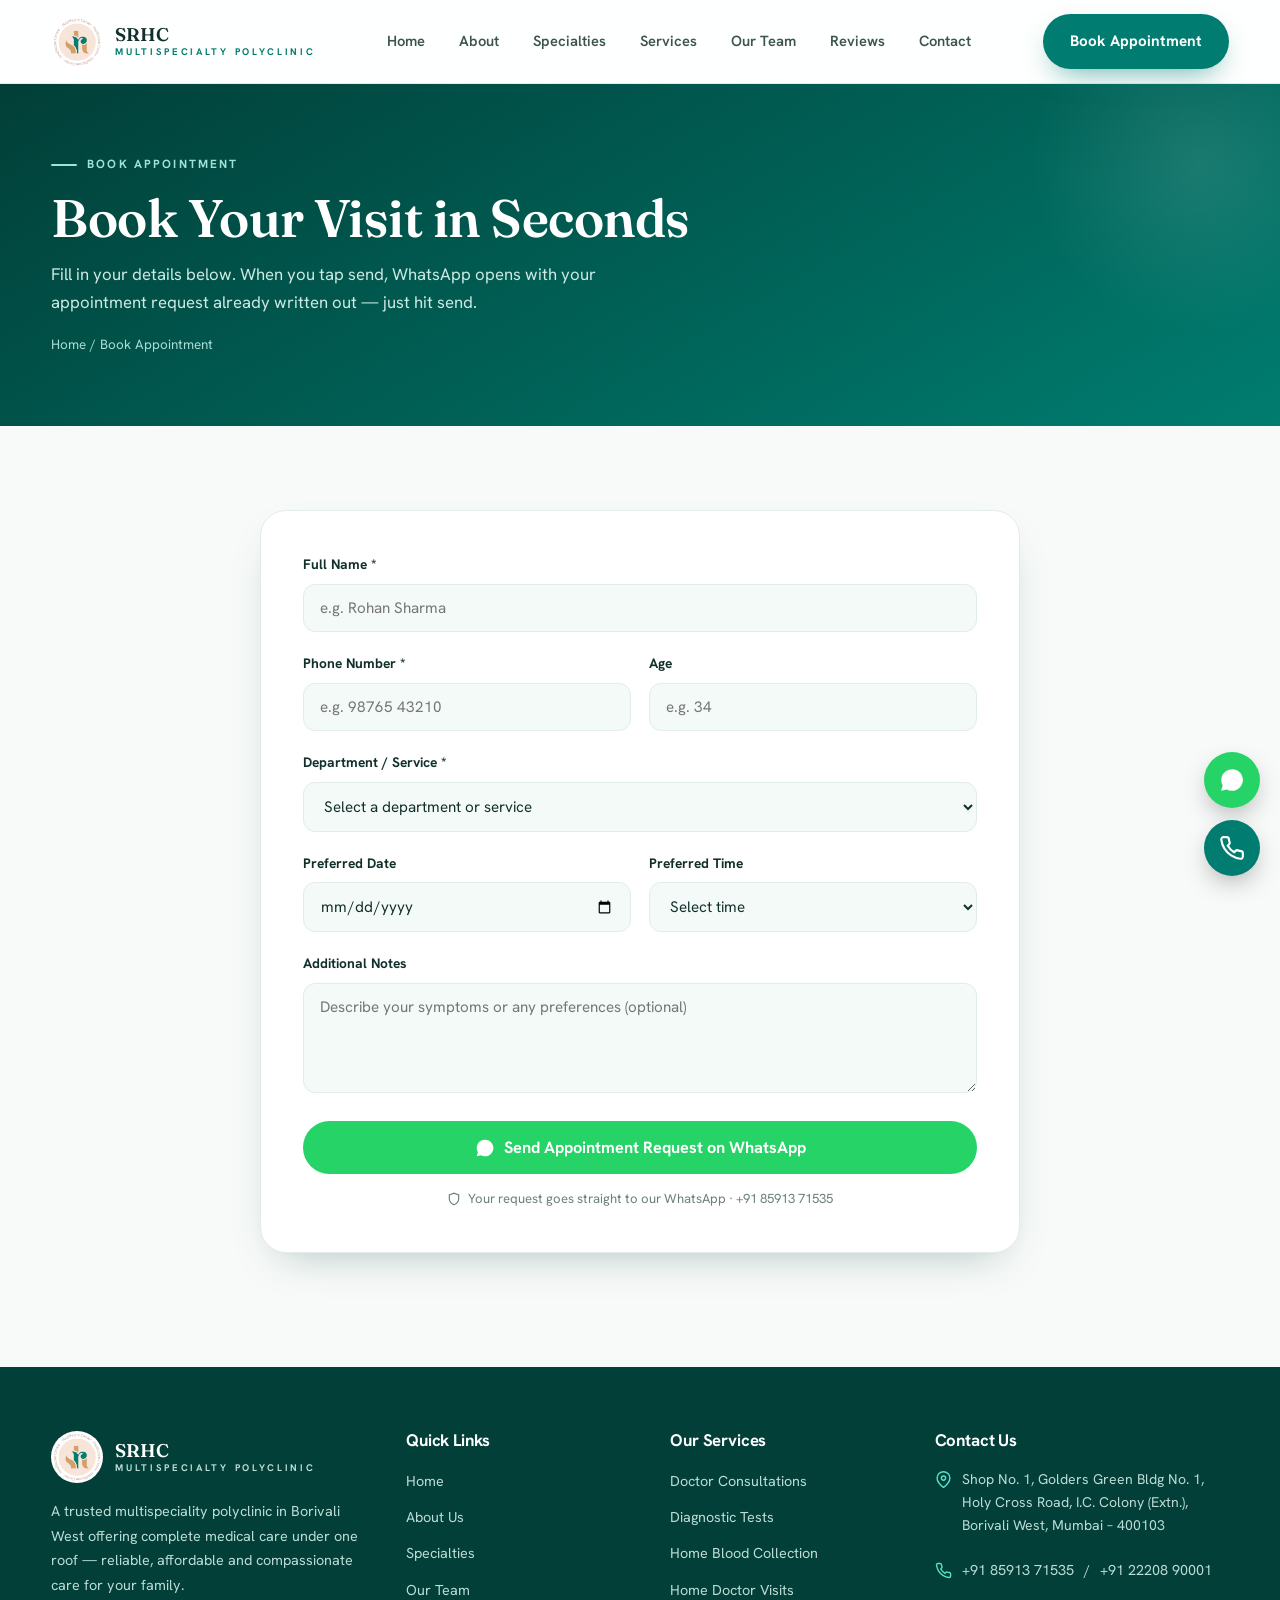
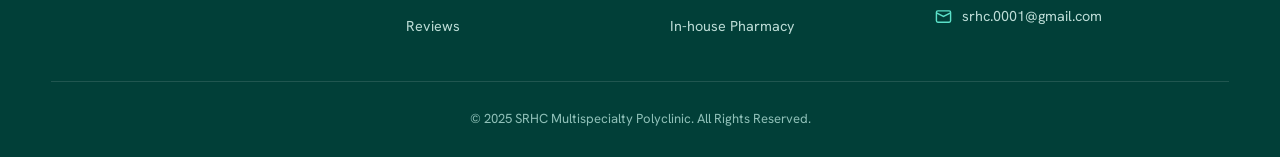
<file: srhc-website/book-appointment.html>
<!DOCTYPE html>
<html lang="en">

<head>
  <meta charset="UTF-8" />
  <meta name="viewport" content="width=device-width, initial-scale=1.0" />
  <title>Book Appointment | Shri Ramdev Healthcare Centre</title>
  <meta name="description"
    content="Shri Ramdev Healthcare Centre — a trusted 24/7 multispeciality polyclinic in Borivali West, Mumbai. Compassionate, reliable and complete care for your family." />
  <link rel="preconnect" href="https://fonts.googleapis.com">
  <link rel="preconnect" href="https://fonts.gstatic.com" crossorigin>
  <link
    href="https://fonts.googleapis.com/css2?family=Fraunces:opsz,wght@9..144,400;9..144,500;9..144,600;9..144,700&family=Hanken+Grotesk:wght@400;500;600;700;800&display=swap"
    rel="stylesheet">
  <link rel="stylesheet" href="assets/style.css">
</head>

<body>
  <header class="nav" id="topnav">
    <div class="wrap">
      <a class="brand" href="index.html">
        <img class="mark" width="48" height="48" src="./assets/srhcLogo.png" alt="logo">
        <span class="txt"><b>SRHC</b><span>Multispecialty Polyclinic</span></span>
      </a>
      <nav class="menu" id="menu">
        <a href="index.html">Home</a>
        <a href="about.html">About</a>
        <a href="specialties.html">Specialties</a>
        <a href="services.html">Services</a>
        <a href="team.html">Our Team</a>
        <a href="reviews.html">Reviews</a>
        <a href="contact.html">Contact</a>
      </nav>
      <div class="nav-cta">
        <a href="book-appointment.html" class="btn btn-primary">Book Appointment</a>
        <button class="burger" id="burger" aria-label="Menu"><span></span><span></span><span></span></button>
      </div>
    </div>
  </header>

  <main>
    <section class="page" id="appointment" style="padding:0">
      <div class="phead">
        <div class="wrap reveal">
          <span class="eyebrow">Book Appointment</span>
          <h1>Book Your Visit in Seconds</h1>
          <p>Fill in your details below. When you tap send, WhatsApp opens with your appointment request already written
            out — just hit send.</p>
          <div class="crumbs"><a href="index.html">Home</a> / Book Appointment</div>
        </div>
      </div>

      <section>
        <div class="wrap" style="max-width:760px">
          <div class="form-card reveal">
            <div class="field"><label>Full Name *</label><input type="text" id="a_name" placeholder="e.g. Rohan Sharma">
            </div>
            <div class="frow">
              <div class="field"><label>Phone Number *</label><input type="tel" id="a_phone"
                  placeholder="e.g. 98765 43210" maxlength="10"></div>
              <div class="field"><label>Age</label><input type="number" id="a_age" placeholder="e.g. 34" min="0"></div>
            </div>
            <div class="field"><label>Department / Service *</label>
              <select id="a_dept">
                <option value="">Select a department or service</option>
                <option>General Physician Consultation</option>
                <option>Diabetologist</option>
                <option>Neurologist</option>
                <option>Psychiatrist</option>
                <option>Psychologist / Counselling</option>
                <option>Physiotherapy</option>
                <option>Dietitian / Nutrition</option>
                <option>Cosmetologist</option>
                <option>Paediatrician</option>
                <option>Gynaecologist</option>
                <option>General Surgeon</option>
                <option>Spine Surgeon</option>
                <option>Nephrologist</option>
                <option>Cardiologist</option>
                <option>Orthopaedic</option>
                <option>Home Visit (Doctor + Nurse)</option>
                <option>ECG / Diagnostics</option>
                <option>Blood Test</option>
                <option>Other</option>
              </select>
            </div>
            <div class="frow">
              <div class="field"><label>Preferred Date</label><input type="date" id="a_date"></div>
              <div class="field"><label>Preferred Time</label>
                <select id="a_time">
                  <option value="">Select time</option>
                  <option>Morning (9 AM – 12 PM)</option>
                  <option>Afternoon (12 PM – 4 PM)</option>
                  <option>Evening (4 PM – 8 PM)</option>
                  <option>Night (8 PM – 11 PM)</option>
                  <option>Anytime</option>
                </select>
              </div>
            </div>
            <div class="field"><label>Additional Notes</label><textarea id="a_notes"
                placeholder="Describe your symptoms or any preferences (optional)"></textarea></div>
            <button class="btn wa-btn" onclick="sendAppointment()">
              <svg viewBox="0 0 24 24" fill="currentColor" style="width:20px;height:20px">
                <path
                  d="M17.5 14.4c-.3-.1-1.7-.8-2-.9-.3-.1-.5-.1-.7.1-.2.3-.7.9-.9 1.1-.2.2-.3.2-.6.1-.3-.1-1.2-.5-2.3-1.4-.9-.8-1.4-1.7-1.6-2-.2-.3 0-.5.1-.6l.5-.5c.1-.2.2-.3.3-.5.1-.2 0-.4 0-.5l-.9-2.1c-.2-.5-.4-.5-.6-.5h-.5c-.2 0-.5.1-.7.3-.2.3-.9.9-.9 2.2s.9 2.5 1.1 2.7c.1.2 1.8 2.8 4.4 3.9.6.3 1.1.4 1.5.5.6.2 1.2.2 1.6.1.5-.1 1.7-.7 1.9-1.3.2-.7.2-1.2.2-1.3-.1-.2-.3-.2-.6-.3M12 2a10 10 0 0 0-8.6 15l-1.4 5 5.1-1.3A10 10 0 1 0 12 2" />
              </svg>
              Send Appointment Request on WhatsApp
            </button>
            <p class="form-note">
              <svg viewBox="0 0 24 24" fill="none" stroke="currentColor" stroke-width="2"
                style="width:14px;height:14px">
                <path d="M12 22s8-4 8-10V5l-8-3-8 3v7c0 6 8 10 8 10z" />
              </svg>
              Your request goes straight to our WhatsApp · +91 85913 71535
            </p>
          </div>
        </div>
      </section>
    </section>
  </main>

  <footer>
    <div class="wrap">
      <div class="foot-grid">
        <div>
          <div class="fbrand">
            <img class="mark" width="48" height="48" src="./assets/srhcLogo.png" alt="logo">
            <span class="txt"><b>SRHC</b><span>Multispecialty Polyclinic</span></span>
          </div>
          <p>A trusted multispeciality polyclinic in Borivali West offering complete medical care under one roof —
            reliable, affordable and compassionate care for your family.</p>
        </div>
        <div>
          <h4>Quick Links</h4>
          <ul>
            <li><a href="index.html">Home</a></li>
            <li><a href="about.html">About Us</a></li>
            <li><a href="specialties.html">Specialties</a></li>
            <li><a href="team.html">Our Team</a></li>
            <li><a href="reviews.html">Reviews</a></li>
          </ul>
        </div>
        <div>
          <h4>Our Services</h4>
          <ul>
            <li><a href="services.html">Doctor Consultations</a></li>
            <li><a href="services.html">Diagnostic Tests </a></li>
            <li><a href="services.html">Home Blood Collection</a></li>
            <li><a href="services.html">Home Doctor Visits</a></li>
            <li><a href="services.html">In-house Pharmacy</a></li>
          </ul>
        </div>
        <div>
          <h4>Contact Us</h4>
          <ul class="fcontact">
            <li><svg viewBox="0 0 24 24" fill="none" stroke="currentColor" stroke-width="2">
                <path d="M21 10c0 7-9 13-9 13s-9-6-9-13a9 9 0 0 1 18 0Z" />
                <circle cx="12" cy="10" r="3" />
              </svg><span>Shop No. 1, Golders Green Bldg No. 1, Holy Cross Road, I.C. Colony (Extn.), Borivali West,
                Mumbai – 400103</span></li>
            <li><svg viewBox="0 0 24 24" fill="none" stroke="currentColor" stroke-width="2">
                <path
                  d="M22 16.92v3a2 2 0 0 1-2.18 2 19.79 19.79 0 0 1-8.63-3.07 19.5 19.5 0 0 1-6-6 19.79 19.79 0 0 1-3.07-8.67A2 2 0 0 1 4.11 2h3a2 2 0 0 1 2 1.72 12.84 12.84 0 0 0 .7 2.81 2 2 0 0 1-.45 2.11L8.09 9.91a16 16 0 0 0 6 6l1.27-1.27a2 2 0 0 1 2.11-.45 12.84 12.84 0 0 0 2.81.7A2 2 0 0 1 22 16.92z" />
              </svg>
              <a href="tel:+918591371535">+91 85913 71535</a>
              /
              <a href="tel:+912220890001">+91 22208 90001</a>
            </li>
            <li><svg viewBox="0 0 24 24" fill="none" stroke="currentColor" stroke-width="2">
                <rect x="2" y="4" width="20" height="16" rx="2" />
                <path d="m22 7-10 5L2 7" />
              </svg><a href="mailto:srhc.0001@gmail.com">srhc.0001@gmail.com</a></li>
          </ul>
        </div>
      </div>
      <div class="copy">© 2025 SRHC Multispecialty Polyclinic. All Rights Reserved.</div>
    </div>
  </footer>

  <div class="floaters">
    <a class="f-wa" href="https://wa.me/918591371535" target="_blank" aria-label="WhatsApp"><svg viewBox="0 0 24 24"
        fill="currentColor">
        <path
          d="M17.5 14.4c-.3-.1-1.7-.8-2-.9-.3-.1-.5-.1-.7.1-.2.3-.7.9-.9 1.1-.2.2-.3.2-.6.1-.3-.1-1.2-.5-2.3-1.4-.9-.8-1.4-1.7-1.6-2-.2-.3 0-.5.1-.6l.5-.5c.1-.2.2-.3.3-.5.1-.2 0-.4 0-.5l-.9-2.1c-.2-.5-.4-.5-.6-.5h-.5c-.2 0-.5.1-.7.3-.2.3-.9.9-.9 2.2s.9 2.5 1.1 2.7c.1.2 1.8 2.8 4.4 3.9.6.3 1.1.4 1.5.5.6.2 1.2.2 1.6.1.5-.1 1.7-.7 1.9-1.3.2-.7.2-1.2.2-1.3-.1-.2-.3-.2-.6-.3M12 2a10 10 0 0 0-8.6 15l-1.4 5 5.1-1.3A10 10 0 1 0 12 2" />
      </svg></a>
    <a class="f-call" href="tel:+918591371535" aria-label="Call"><svg viewBox="0 0 24 24" fill="none"
        stroke="currentColor" stroke-width="2">
        <path
          d="M22 16.92v3a2 2 0 0 1-2.18 2 19.79 19.79 0 0 1-8.63-3.07 19.5 19.5 0 0 1-6-6 19.79 19.79 0 0 1-3.07-8.67A2 2 0 0 1 4.11 2h3a2 2 0 0 1 2 1.72 12.84 12.84 0 0 0 .7 2.81 2 2 0 0 1-.45 2.11L8.09 9.91a16 16 0 0 0 6 6l1.27-1.27a2 2 0 0 1 2.11-.45 12.84 12.84 0 0 0 2.81.7A2 2 0 0 1 22 16.92z" />
      </svg></a>
  </div>

  <script src="assets/script.js"></script>
</body>

</html>
</file>
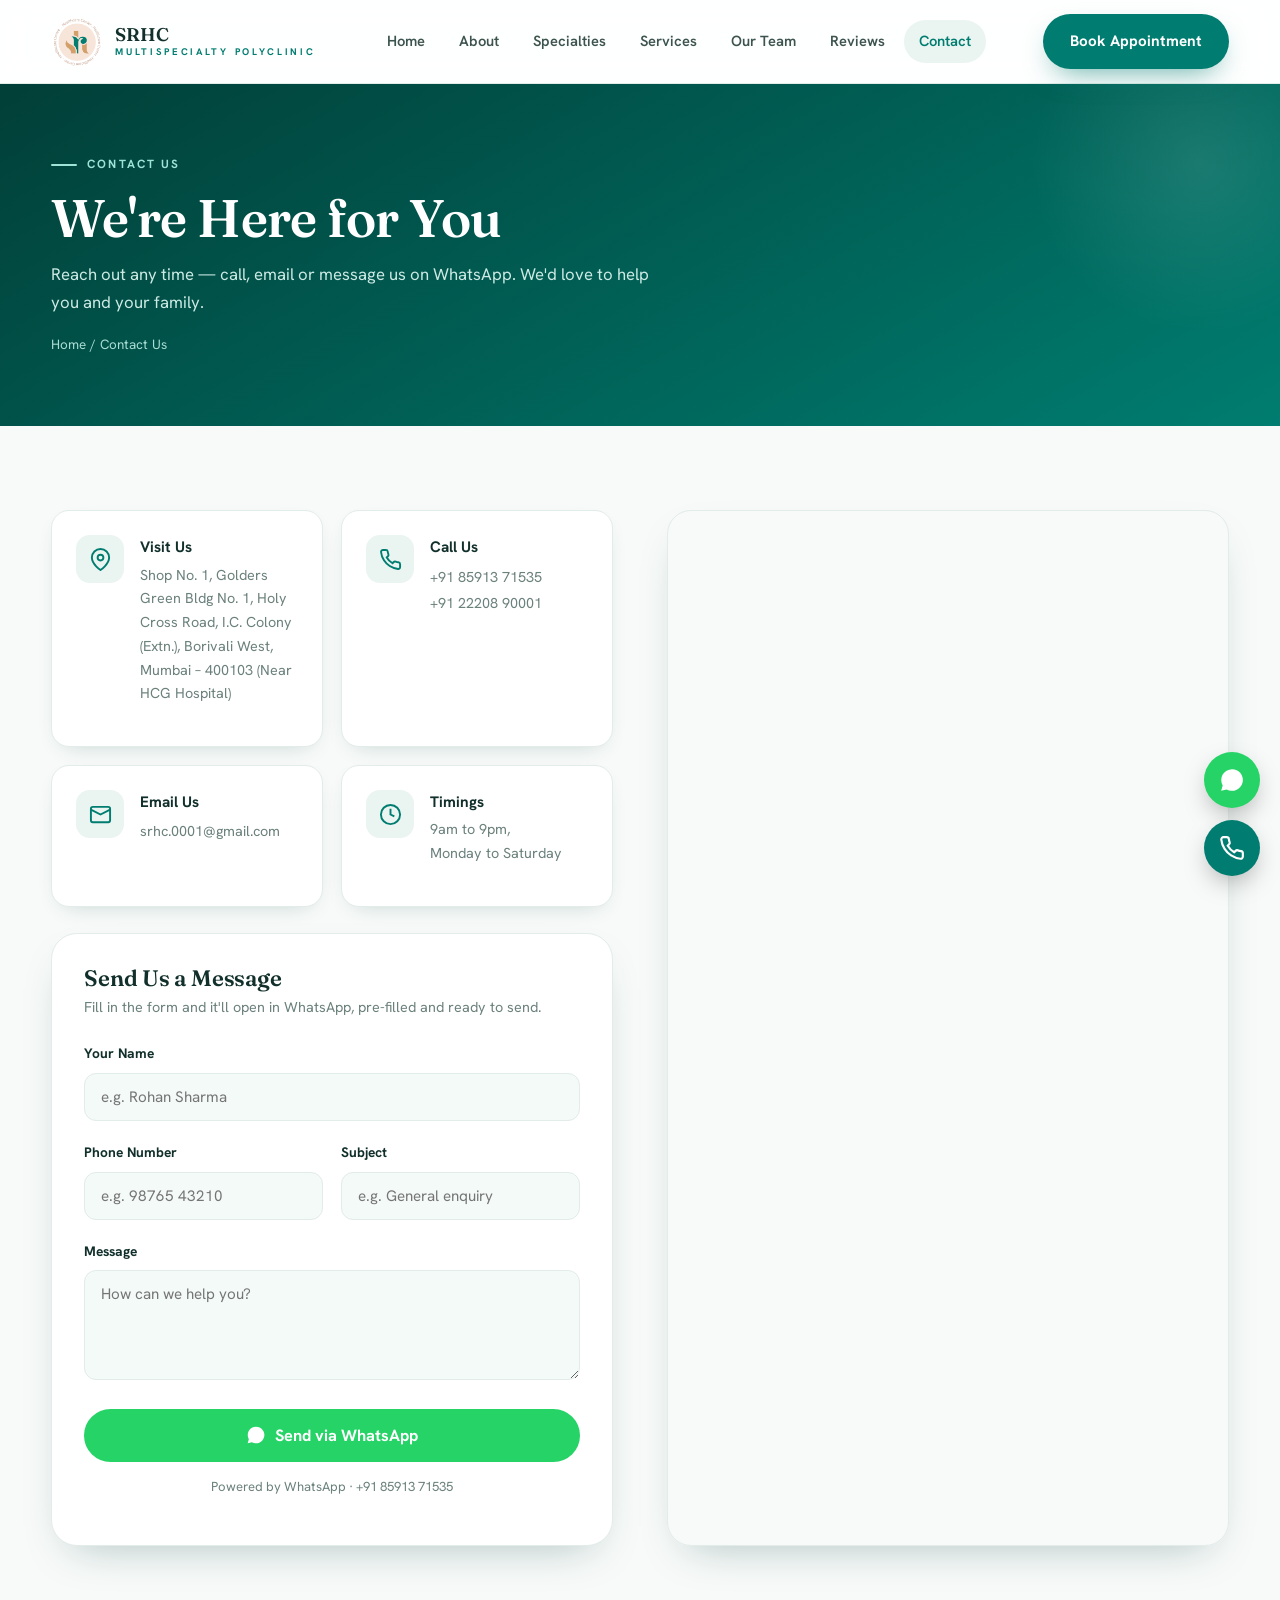
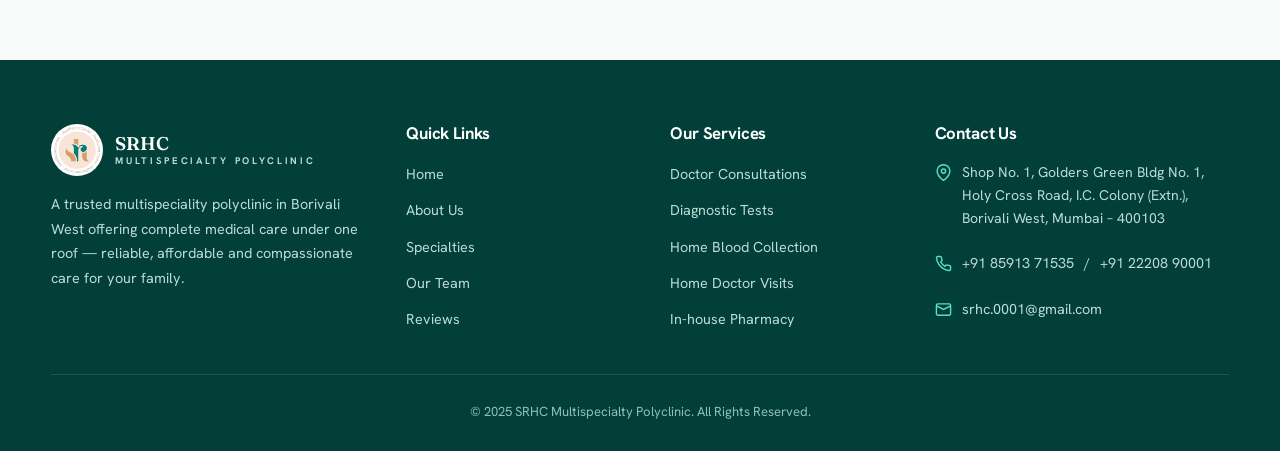
<file: srhc-website/contact.html>
<!DOCTYPE html>
<html lang="en">

<head>
  <meta charset="UTF-8" />
  <meta name="viewport" content="width=device-width, initial-scale=1.0" />
  <title>Contact Expert Doctors in Borivali West - SRHC Multispeciality Polyclinic</title>
  <meta name="description"
    content="Contact SRHC Multispeciality Polyclinic in Borivali West to book appointments with Diabetes Specialists, Neurologists, Orthopedic Doctors and other expert specialists. Call, WhatsApp or visit us today." />
  <link rel="preconnect" href="https://fonts.googleapis.com">
  <link rel="preconnect" href="https://fonts.gstatic.com" crossorigin>
  <link
    href="https://fonts.googleapis.com/css2?family=Fraunces:opsz,wght@9..144,400;9..144,500;9..144,600;9..144,700&family=Hanken+Grotesk:wght@400;500;600;700;800&display=swap"
    rel="stylesheet">
  <link rel="stylesheet" href="assets/style.css">
</head>

<body>
  <header class="nav" id="topnav">
    <div class="wrap">
      <a class="brand" href="index.html">
        <img class="mark" width="48" height="48" src="./assets/srhcLogo.png" alt="logo">
        <span class="txt"><b>SRHC</b><span>Multispecialty Polyclinic</span></span>
      </a>
      <nav class="menu" id="menu">
        <a href="index.html">Home</a>
        <a href="about.html">About</a>
        <a href="specialties.html">Specialties</a>
        <a href="services.html">Services</a>
        <a href="team.html">Our Team</a>
        <a href="reviews.html">Reviews</a>
        <a href="contact.html">Contact</a>
      </nav>
      <div class="nav-cta">
        <a href="book-appointment.html" class="btn btn-primary">Book Appointment</a>
        <button class="burger" id="burger" aria-label="Menu"><span></span><span></span><span></span></button>
      </div>
    </div>
  </header>

  <main>
    <section class="page" id="contact" style="padding:0">
      <div class="phead">
        <div class="wrap reveal">
          <span class="eyebrow">Contact Us</span>
          <h1>We're Here for You</h1>
          <p>Reach out any time — call, email or message us on WhatsApp. We'd love to help you and your family.</p>
          <div class="crumbs"><a href="index.html">Home</a> / Contact Us</div>
        </div>
      </div>

      <section>
        <div class="wrap">
          <div class="split" style="align-items:stretch">
            <div class="reveal">
              <div class="info-grid">
                <div class="info">
                  <div class="ic"><svg viewBox="0 0 24 24" fill="none" stroke="currentColor" stroke-width="2">
                      <path d="M21 10c0 7-9 13-9 13s-9-6-9-13a9 9 0 0 1 18 0Z" />
                      <circle cx="12" cy="10" r="3" />
                    </svg></div>
                  <div><b>Visit Us</b>
                    <p>Shop No. 1, Golders Green Bldg No. 1, Holy Cross Road, I.C. Colony (Extn.), Borivali West, Mumbai
                      – 400103 (Near HCG Hospital)</p>
                  </div>
                </div>
                <div class="info">
                  <div class="ic"><svg viewBox="0 0 24 24" fill="none" stroke="currentColor" stroke-width="2">
                      <path
                        d="M22 16.92v3a2 2 0 0 1-2.18 2 19.79 19.79 0 0 1-8.63-3.07 19.5 19.5 0 0 1-6-6 19.79 19.79 0 0 1-3.07-8.67A2 2 0 0 1 4.11 2h3a2 2 0 0 1 2 1.72 12.84 12.84 0 0 0 .7 2.81 2 2 0 0 1-.45 2.11L8.09 9.91a16 16 0 0 0 6 6l1.27-1.27a2 2 0 0 1 2.11-.45 12.84 12.84 0 0 0 2.81.7A2 2 0 0 1 22 16.92z" />
                    </svg></div>
                  <div><b>Call Us</b><a href="tel:+918591371535">+91 85913 71535</a>
                    <br>
                    <a href="tel:+912220890001">+91 22208 90001</a>
                  </div>
                </div>
                <div class="info">
                  <div class="ic"><svg viewBox="0 0 24 24" fill="none" stroke="currentColor" stroke-width="2">
                      <rect x="2" y="4" width="20" height="16" rx="2" />
                      <path d="m22 7-10 5L2 7" />
                    </svg></div>
                  <div><b>Email Us</b><a href="mailto:srhc.0001@gmail.com">srhc.0001@gmail.com</a></div>
                </div>
                <div class="info">
                  <div class="ic"><svg viewBox="0 0 24 24" fill="none" stroke="currentColor" stroke-width="2">
                      <circle cx="12" cy="12" r="10" />
                      <path d="M12 6v6l4 2" />
                    </svg></div>
                  <div><b>Timings</b>
                    <p>9am to 9pm, <br> Monday to Saturday</p>
                  </div>
                </div>
              </div>

              <div class="form-card" style="padding:32px">
                <h3 style="font-size:1.4rem;margin-bottom:6px">Send Us a Message</h3>
                <p style="font-size:.9rem;color:var(--muted);margin-bottom:22px">Fill in the form and it'll open in
                  WhatsApp, pre-filled and ready to send.</p>
                <div class="field"><label>Your Name</label><input type="text" id="c_name"
                    placeholder="e.g. Rohan Sharma"></div>
                <div class="frow">
                  <div class="field"><label>Phone Number</label><input type="tel" id="c_phone"
                      placeholder="e.g. 98765 43210"></div>
                  <div class="field"><label>Subject</label><input type="text" id="c_subject"
                      placeholder="e.g. General enquiry"></div>
                </div>
                <div class="field"><label>Message</label><textarea id="c_msg"
                    placeholder="How can we help you?"></textarea></div>
                <button class="btn wa-btn" onclick="sendContact()">
                  <svg viewBox="0 0 24 24" fill="currentColor" style="width:20px;height:20px">
                    <path
                      d="M17.5 14.4c-.3-.1-1.7-.8-2-.9-.3-.1-.5-.1-.7.1-.2.3-.7.9-.9 1.1-.2.2-.3.2-.6.1-.3-.1-1.2-.5-2.3-1.4-.9-.8-1.4-1.7-1.6-2-.2-.3 0-.5.1-.6l.5-.5c.1-.2.2-.3.3-.5.1-.2 0-.4 0-.5l-.9-2.1c-.2-.5-.4-.5-.6-.5h-.5c-.2 0-.5.1-.7.3-.2.3-.9.9-.9 2.2s.9 2.5 1.1 2.7c.1.2 1.8 2.8 4.4 3.9.6.3 1.1.4 1.5.5.6.2 1.2.2 1.6.1.5-.1 1.7-.7 1.9-1.3.2-.7.2-1.2.2-1.3-.1-.2-.3-.2-.6-.3M12 2a10 10 0 0 0-8.6 15l-1.4 5 5.1-1.3A10 10 0 1 0 12 2" />
                  </svg>
                  Send via WhatsApp
                </button>
                <p class="form-note">Powered by WhatsApp · +91 85913 71535</p>
              </div>
            </div>

            <div class="mapwrap reveal">
              <iframe loading="lazy" referrerpolicy="no-referrer-when-downgrade"
                src="https://maps.google.com/maps?q=Shri%20Ramdev%20Healthcare%20Centre%20Holy%20Cross%20Road%20IC%20Colony%20Borivali%20West%20Mumbai%20400103&t=&z=15&ie=UTF8&iwloc=&output=embed"
                title="Map"></iframe>
            </div>
          </div>
        </div>
      </section>
    </section>
  </main>

  <footer>
    <div class="wrap">
      <div class="foot-grid">
        <div>
          <div class="fbrand">
            <img class="mark" width="48" height="48" src="./assets/srhcLogo.png" alt="logo">
            <span class="txt"><b>SRHC</b><span>Multispecialty Polyclinic</span></span>
          </div>
          <p>A trusted multispeciality polyclinic in Borivali West offering complete medical care under one roof —
            reliable, affordable and compassionate care for your family.</p>
        </div>
        <div>
          <h4>Quick Links</h4>
          <ul>
            <li><a href="index.html">Home</a></li>
            <li><a href="about.html">About Us</a></li>
            <li><a href="specialties.html">Specialties</a></li>
            <li><a href="team.html">Our Team</a></li>
            <li><a href="reviews.html">Reviews</a></li>
          </ul>
        </div>
        <div>
          <h4>Our Services</h4>
          <ul>
            <li><a href="services.html">Doctor Consultations</a></li>
            <li><a href="services.html">Diagnostic Tests </a></li>
            <li><a href="services.html">Home Blood Collection</a></li>
            <li><a href="services.html">Home Doctor Visits</a></li>
            <li><a href="services.html">In-house Pharmacy</a></li>
          </ul>
        </div>
        <div>
          <h4>Contact Us</h4>
          <ul class="fcontact">
            <li><svg viewBox="0 0 24 24" fill="none" stroke="currentColor" stroke-width="2">
                <path d="M21 10c0 7-9 13-9 13s-9-6-9-13a9 9 0 0 1 18 0Z" />
                <circle cx="12" cy="10" r="3" />
              </svg><span>Shop No. 1, Golders Green Bldg No. 1, Holy Cross Road, I.C. Colony (Extn.), Borivali West,
                Mumbai – 400103</span></li>
            <li><svg viewBox="0 0 24 24" fill="none" stroke="currentColor" stroke-width="2">
                <path
                  d="M22 16.92v3a2 2 0 0 1-2.18 2 19.79 19.79 0 0 1-8.63-3.07 19.5 19.5 0 0 1-6-6 19.79 19.79 0 0 1-3.07-8.67A2 2 0 0 1 4.11 2h3a2 2 0 0 1 2 1.72 12.84 12.84 0 0 0 .7 2.81 2 2 0 0 1-.45 2.11L8.09 9.91a16 16 0 0 0 6 6l1.27-1.27a2 2 0 0 1 2.11-.45 12.84 12.84 0 0 0 2.81.7A2 2 0 0 1 22 16.92z" />
              </svg>
              <a href="tel:+918591371535">+91 85913 71535</a>
              /
              <a href="tel:+912220890001">+91 22208 90001</a>
            </li>
            <li><svg viewBox="0 0 24 24" fill="none" stroke="currentColor" stroke-width="2">
                <rect x="2" y="4" width="20" height="16" rx="2" />
                <path d="m22 7-10 5L2 7" />
              </svg><a href="mailto:srhc.0001@gmail.com">srhc.0001@gmail.com</a></li>
          </ul>
        </div>
      </div>
      <div class="copy">© 2025 SRHC Multispecialty Polyclinic. All Rights Reserved.</div>
    </div>
  </footer>

  <div class="floaters">
    <a class="f-wa" href="https://wa.me/918591371535" target="_blank" aria-label="WhatsApp"><svg viewBox="0 0 24 24"
        fill="currentColor">
        <path
          d="M17.5 14.4c-.3-.1-1.7-.8-2-.9-.3-.1-.5-.1-.7.1-.2.3-.7.9-.9 1.1-.2.2-.3.2-.6.1-.3-.1-1.2-.5-2.3-1.4-.9-.8-1.4-1.7-1.6-2-.2-.3 0-.5.1-.6l.5-.5c.1-.2.2-.3.3-.5.1-.2 0-.4 0-.5l-.9-2.1c-.2-.5-.4-.5-.6-.5h-.5c-.2 0-.5.1-.7.3-.2.3-.9.9-.9 2.2s.9 2.5 1.1 2.7c.1.2 1.8 2.8 4.4 3.9.6.3 1.1.4 1.5.5.6.2 1.2.2 1.6.1.5-.1 1.7-.7 1.9-1.3.2-.7.2-1.2.2-1.3-.1-.2-.3-.2-.6-.3M12 2a10 10 0 0 0-8.6 15l-1.4 5 5.1-1.3A10 10 0 1 0 12 2" />
      </svg></a>
    <a class="f-call" href="tel:+918591371535" aria-label="Call"><svg viewBox="0 0 24 24" fill="none"
        stroke="currentColor" stroke-width="2">
        <path
          d="M22 16.92v3a2 2 0 0 1-2.18 2 19.79 19.79 0 0 1-8.63-3.07 19.5 19.5 0 0 1-6-6 19.79 19.79 0 0 1-3.07-8.67A2 2 0 0 1 4.11 2h3a2 2 0 0 1 2 1.72 12.84 12.84 0 0 0 .7 2.81 2 2 0 0 1-.45 2.11L8.09 9.91a16 16 0 0 0 6 6l1.27-1.27a2 2 0 0 1 2.11-.45 12.84 12.84 0 0 0 2.81.7A2 2 0 0 1 22 16.92z" />
      </svg></a>
  </div>

  <script src="assets/script.js"></script>
</body>

</html>
</file>
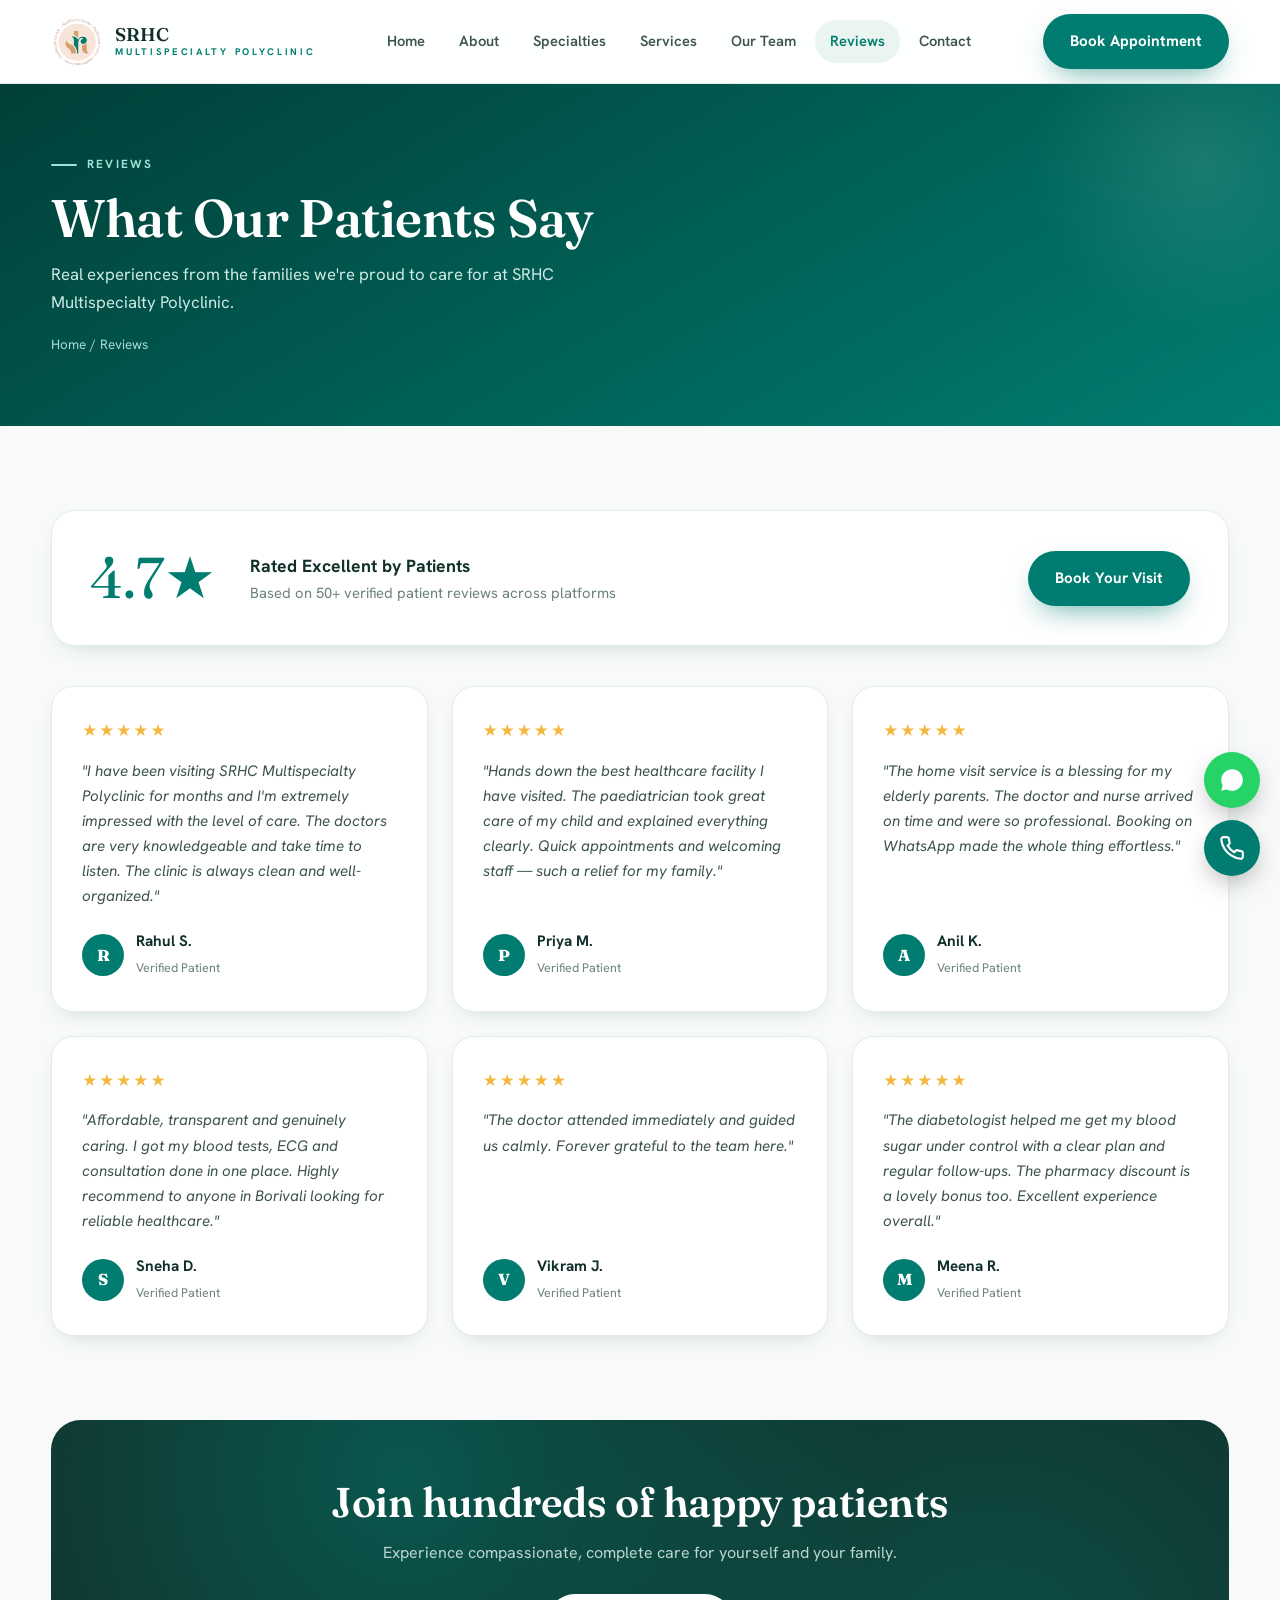
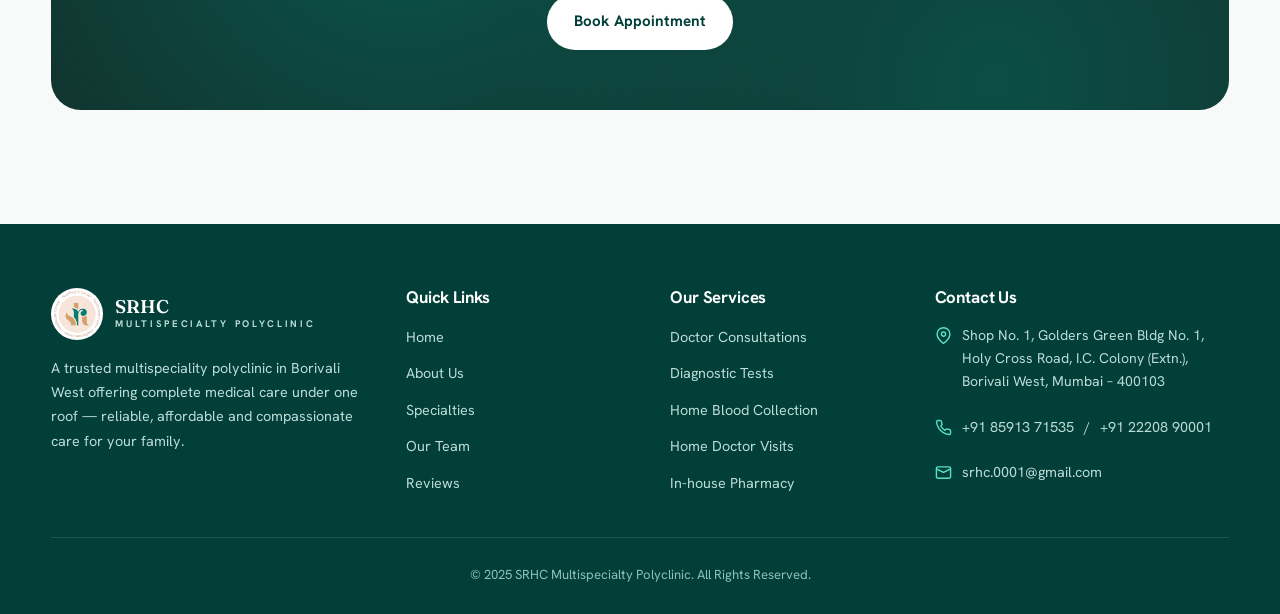
<file: srhc-website/reviews.html>
<!DOCTYPE html>
<html lang="en">

<head>
  <meta charset="UTF-8" />
  <meta name="viewport" content="width=device-width, initial-scale=1.0" />
  <title>Patient Reviews & Testimonials - SRHC Multispeciality Polyclinic in Borivali West</title>
  <meta name="description"
    content="Read genuine patient reviews and testimonials for SRHC Multispeciality Polyclinic in Borivali West. See why patients trust our experienced doctors. Book your appointment today." />
  <link rel="preconnect" href="https://fonts.googleapis.com">
  <link rel="preconnect" href="https://fonts.gstatic.com" crossorigin>
  <link
    href="https://fonts.googleapis.com/css2?family=Fraunces:opsz,wght@9..144,400;9..144,500;9..144,600;9..144,700&family=Hanken+Grotesk:wght@400;500;600;700;800&display=swap"
    rel="stylesheet">
  <link rel="stylesheet" href="assets/style.css">
</head>

<body>
  <header class="nav" id="topnav">
    <div class="wrap">
      <a class="brand" href="index.html">
        <img class="mark" width="48" height="48" src="./assets/srhcLogo.png" alt="logo">
        <span class="txt"><b>SRHC</b><span>Multispecialty Polyclinic</span></span>
      </a>
      <nav class="menu" id="menu">
        <a href="index.html">Home</a>
        <a href="about.html">About</a>
        <a href="specialties.html">Specialties</a>
        <a href="services.html">Services</a>
        <a href="team.html">Our Team</a>
        <a href="reviews.html">Reviews</a>
        <a href="contact.html">Contact</a>
      </nav>
      <div class="nav-cta">
        <a href="book-appointment.html" class="btn btn-primary">Book Appointment</a>
        <button class="burger" id="burger" aria-label="Menu"><span></span><span></span><span></span></button>
      </div>
    </div>
  </header>

  <main>
    <section class="page" id="reviews" style="padding:0">
      <div class="phead">
        <div class="wrap reveal">
          <span class="eyebrow">Reviews</span>
          <h1>What Our Patients Say</h1>
          <p>Real experiences from the families we're proud to care for at SRHC Multispecialty Polyclinic.</p>
          <div class="crumbs"><a href="index.html">Home</a> / Reviews</div>
        </div>
      </div>

      <section>
        <div class="wrap">
          <div class="rating-hero reveal">
            <div class="big">4.7★</div>
            <div class="meta" style="text-align:left">
              <b>Rated Excellent by Patients</b>
              <span style="color:var(--muted);font-size:.92rem">Based on 50+ verified patient reviews across
                platforms</span>
            </div>
            <a href="book-appointment.html" class="btn btn-primary" style="margin-left:auto">Book Your Visit</a>
          </div>

          <div class="rev-grid">
            <div class="rev reveal">
              <div class="stars">★★★★★</div>
              <p>"I have been visiting SRHC Multispecialty Polyclinic for months and I'm extremely impressed with the
                level of care. The doctors are very knowledgeable and take time to listen. The clinic is always clean
                and well-organized."</p>
              <div class="who">
                <div class="a">R</div>
                <div><b>Rahul S.</b><span>Verified Patient</span></div>
              </div>
            </div>
            <div class="rev reveal">
              <div class="stars">★★★★★</div>
              <p>"Hands down the best healthcare facility I have visited. The paediatrician took great care of my child
                and explained everything clearly. Quick appointments and welcoming staff — such a relief for my family."
              </p>
              <div class="who">
                <div class="a">P</div>
                <div><b>Priya M.</b><span>Verified Patient</span></div>
              </div>
            </div>
            <div class="rev reveal">
              <div class="stars">★★★★★</div>
              <p>"The home visit service is a blessing for my elderly parents. The doctor and nurse arrived on time and
                were so professional. Booking on WhatsApp made the whole thing effortless."</p>
              <div class="who">
                <div class="a">A</div>
                <div><b>Anil K.</b><span>Verified Patient</span></div>
              </div>
            </div>
            <div class="rev reveal">
              <div class="stars">★★★★★</div>
              <p>"Affordable, transparent and genuinely caring. I got my blood tests, ECG and consultation done in one
                place. Highly recommend to anyone in Borivali looking for reliable healthcare."</p>
              <div class="who">
                <div class="a">S</div>
                <div><b>Sneha D.</b><span>Verified Patient</span></div>
              </div>
            </div>
            <div class="rev reveal">
              <div class="stars">★★★★★</div>
              <p>"The doctor attended immediately and guided us
                calmly. Forever grateful to the team here."</p>
              <div class="who">
                <div class="a">V</div>
                <div><b>Vikram J.</b><span>Verified Patient</span></div>
              </div>
            </div>
            <div class="rev reveal">
              <div class="stars">★★★★★</div>
              <p>"The diabetologist helped me get my blood sugar under control with a clear plan and regular follow-ups.
                The pharmacy discount is a lovely bonus too. Excellent experience overall."</p>
              <div class="who">
                <div class="a">M</div>
                <div><b>Meena R.</b><span>Verified Patient</span></div>
              </div>
            </div>
          </div>
        </div>
      </section>

      <section style="padding-top:0">
        <div class="wrap">
          <div class="cta-band reveal">
            <h2>Join hundreds of happy patients</h2>
            <p>Experience compassionate, complete care for yourself and your family.</p>
            <div class="cta-actions"><a href="book-appointment.html" class="btn btn-white">Book Appointment</a></div>
          </div>
        </div>
      </section>
    </section>
  </main>

  <footer>
    <div class="wrap">
      <div class="foot-grid">
        <div>
          <div class="fbrand">
            <img class="mark" width="48" height="48" src="./assets/srhcLogo.png" alt="logo">
            <span class="txt"><b>SRHC</b><span>Multispecialty Polyclinic</span></span>
          </div>
          <p>A trusted multispeciality polyclinic in Borivali West offering complete medical care under one roof —
            reliable, affordable and compassionate care for your family.</p>
        </div>
        <div>
          <h4>Quick Links</h4>
          <ul>
            <li><a href="index.html">Home</a></li>
            <li><a href="about.html">About Us</a></li>
            <li><a href="specialties.html">Specialties</a></li>
            <li><a href="team.html">Our Team</a></li>
            <li><a href="reviews.html">Reviews</a></li>
          </ul>
        </div>
        <div>
          <h4>Our Services</h4>
          <ul>
            <li><a href="services.html">Doctor Consultations</a></li>
            <li><a href="services.html">Diagnostic Tests </a></li>
            <li><a href="services.html">Home Blood Collection</a></li>
            <li><a href="services.html">Home Doctor Visits</a></li>
            <li><a href="services.html">In-house Pharmacy</a></li>
          </ul>
        </div>
        <div>
          <h4>Contact Us</h4>
          <ul class="fcontact">
            <li><svg viewBox="0 0 24 24" fill="none" stroke="currentColor" stroke-width="2">
                <path d="M21 10c0 7-9 13-9 13s-9-6-9-13a9 9 0 0 1 18 0Z" />
                <circle cx="12" cy="10" r="3" />
              </svg><span>Shop No. 1, Golders Green Bldg No. 1, Holy Cross Road, I.C. Colony (Extn.), Borivali West,
                Mumbai – 400103</span></li>
            <li><svg viewBox="0 0 24 24" fill="none" stroke="currentColor" stroke-width="2">
                <path
                  d="M22 16.92v3a2 2 0 0 1-2.18 2 19.79 19.79 0 0 1-8.63-3.07 19.5 19.5 0 0 1-6-6 19.79 19.79 0 0 1-3.07-8.67A2 2 0 0 1 4.11 2h3a2 2 0 0 1 2 1.72 12.84 12.84 0 0 0 .7 2.81 2 2 0 0 1-.45 2.11L8.09 9.91a16 16 0 0 0 6 6l1.27-1.27a2 2 0 0 1 2.11-.45 12.84 12.84 0 0 0 2.81.7A2 2 0 0 1 22 16.92z" />
              </svg>
              <a href="tel:+918591371535">+91 85913 71535</a>
              /
              <a href="tel:+912220890001">+91 22208 90001</a>
            </li>
            <li><svg viewBox="0 0 24 24" fill="none" stroke="currentColor" stroke-width="2">
                <rect x="2" y="4" width="20" height="16" rx="2" />
                <path d="m22 7-10 5L2 7" />
              </svg><a href="mailto:srhc.0001@gmail.com">srhc.0001@gmail.com</a></li>
          </ul>
        </div>
      </div>
      <div class="copy">© 2025 SRHC Multispecialty Polyclinic. All Rights Reserved.</div>
    </div>
  </footer>

  <div class="floaters">
    <a class="f-wa" href="https://wa.me/918591371535" target="_blank" aria-label="WhatsApp"><svg viewBox="0 0 24 24"
        fill="currentColor">
        <path
          d="M17.5 14.4c-.3-.1-1.7-.8-2-.9-.3-.1-.5-.1-.7.1-.2.3-.7.9-.9 1.1-.2.2-.3.2-.6.1-.3-.1-1.2-.5-2.3-1.4-.9-.8-1.4-1.7-1.6-2-.2-.3 0-.5.1-.6l.5-.5c.1-.2.2-.3.3-.5.1-.2 0-.4 0-.5l-.9-2.1c-.2-.5-.4-.5-.6-.5h-.5c-.2 0-.5.1-.7.3-.2.3-.9.9-.9 2.2s.9 2.5 1.1 2.7c.1.2 1.8 2.8 4.4 3.9.6.3 1.1.4 1.5.5.6.2 1.2.2 1.6.1.5-.1 1.7-.7 1.9-1.3.2-.7.2-1.2.2-1.3-.1-.2-.3-.2-.6-.3M12 2a10 10 0 0 0-8.6 15l-1.4 5 5.1-1.3A10 10 0 1 0 12 2" />
      </svg></a>
    <a class="f-call" href="tel:+918591371535" aria-label="Call"><svg viewBox="0 0 24 24" fill="none"
        stroke="currentColor" stroke-width="2">
        <path
          d="M22 16.92v3a2 2 0 0 1-2.18 2 19.79 19.79 0 0 1-8.63-3.07 19.5 19.5 0 0 1-6-6 19.79 19.79 0 0 1-3.07-8.67A2 2 0 0 1 4.11 2h3a2 2 0 0 1 2 1.72 12.84 12.84 0 0 0 .7 2.81 2 2 0 0 1-.45 2.11L8.09 9.91a16 16 0 0 0 6 6l1.27-1.27a2 2 0 0 1 2.11-.45 12.84 12.84 0 0 0 2.81.7A2 2 0 0 1 22 16.92z" />
      </svg></a>
  </div>

  <script src="assets/script.js"></script>
</body>

</html>
</file>
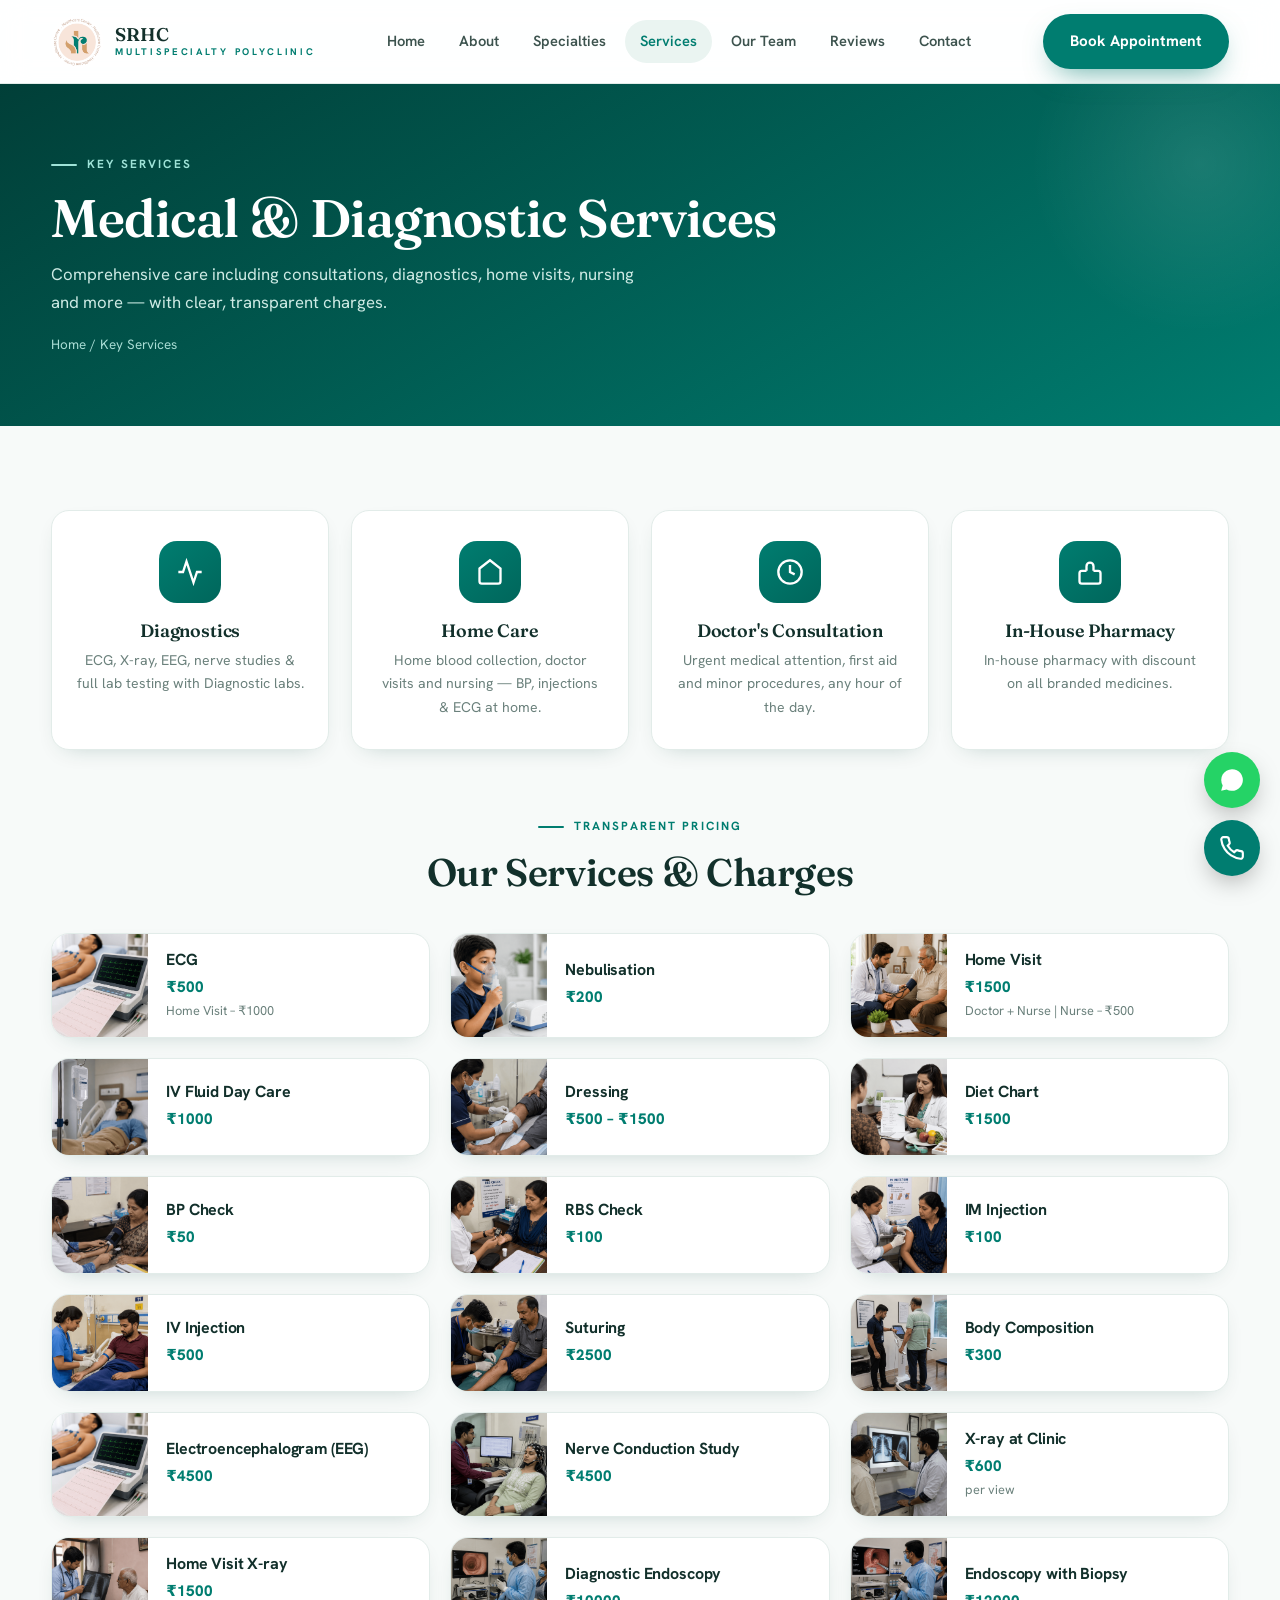
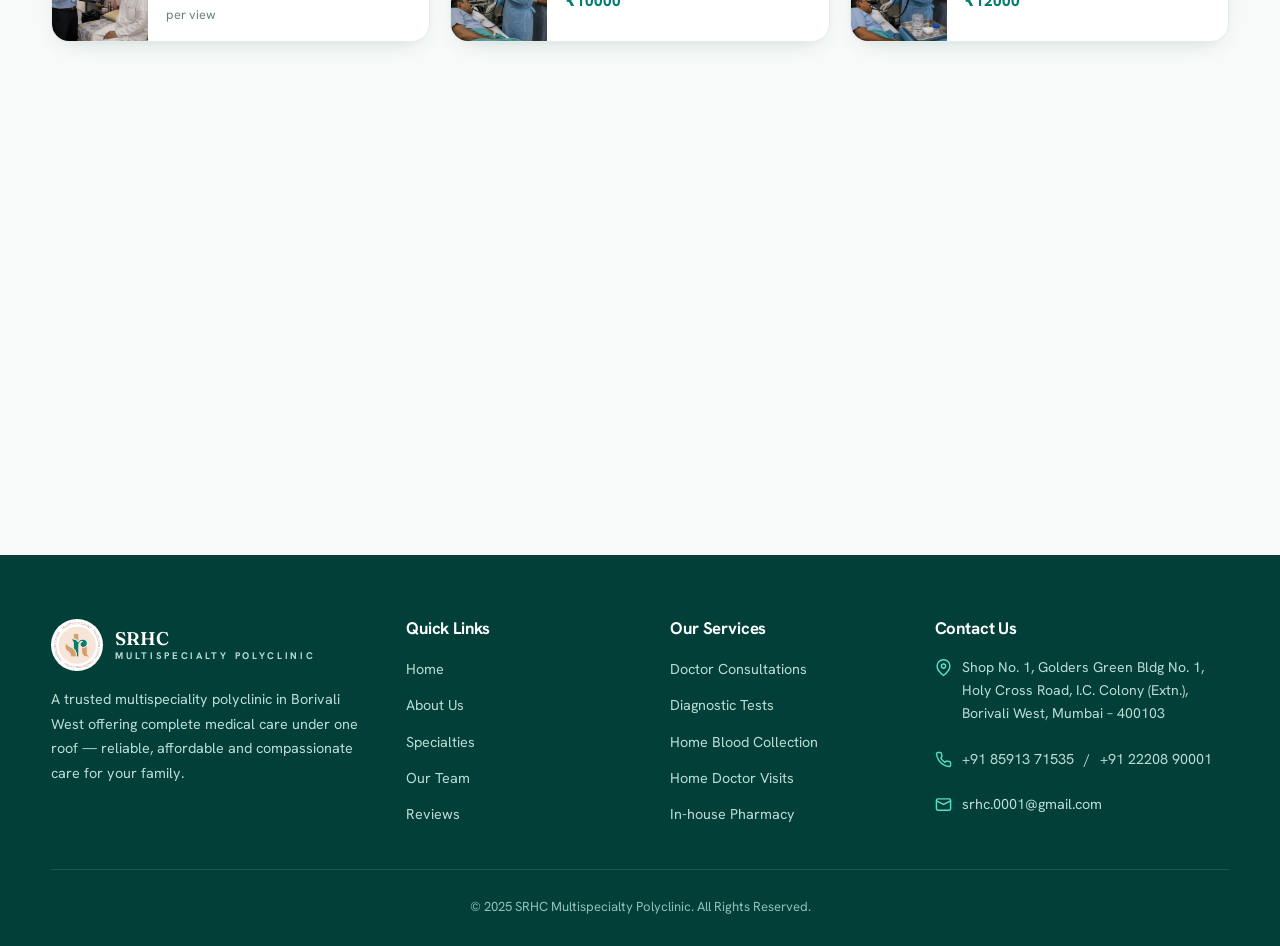
<file: srhc-website/services.html>
<!DOCTYPE html>
<html lang="en">

<head>
  <meta charset="UTF-8" />
  <meta name="viewport" content="width=device-width, initial-scale=1.0" />
  <title>Medical Services in Borivali West - ECG test, Endoscopy & General Surgery - SRHC Multispeciality Polyclinic
  </title>
  <meta name="description"
    content="SRHC offers advanced diagnostic and surgical services in Borivali West, including ECG test, endoscopy, lipoma surgery, abscess treatment, piles treatment and nutrition counselling. Schedule the consultation today." />
  <link rel="preconnect" href="https://fonts.googleapis.com">
  <link rel="preconnect" href="https://fonts.gstatic.com" crossorigin>
  <link
    href="https://fonts.googleapis.com/css2?family=Fraunces:opsz,wght@9..144,400;9..144,500;9..144,600;9..144,700&family=Hanken+Grotesk:wght@400;500;600;700;800&display=swap"
    rel="stylesheet">
  <link rel="stylesheet" href="assets/style.css">
</head>

<body>
  <header class="nav" id="topnav">
    <div class="wrap">
      <a class="brand" href="index.html">
        <img class="mark" width="48" height="48" src="./assets/srhcLogo.png" alt="logo">
        <span class="txt"><b>SRHC</b><span>Multispecialty Polyclinic</span></span>
      </a>
      <nav class="menu" id="menu">
        <a href="index.html">Home</a>
        <a href="about.html">About</a>
        <a href="specialties.html">Specialties</a>
        <a href="services.html">Services</a>
        <a href="team.html">Our Team</a>
        <a href="reviews.html">Reviews</a>
        <a href="contact.html">Contact</a>
      </nav>
      <div class="nav-cta">
        <a href="book-appointment.html" class="btn btn-primary">Book Appointment</a>
        <button class="burger" id="burger" aria-label="Menu"><span></span><span></span><span></span></button>
      </div>
    </div>
  </header>

  <main>
    <section class="page" id="services" style="padding:0">
      <div class="phead">
        <div class="wrap reveal">
          <span class="eyebrow">Key Services</span>
          <h1>Medical &amp; Diagnostic Services</h1>
          <p>Comprehensive care including consultations, diagnostics, home visits, nursing and more — with clear,
            transparent charges.</p>
          <div class="crumbs"><a href="index.html">Home</a> / Key Services</div>
        </div>
      </div>

      <section>
        <div class="wrap">
          <div class="grid-4" style="margin-bottom:60px">
            <div class="feat reveal">
              <div class="ic"><svg viewBox="0 0 24 24" fill="none" stroke="currentColor" stroke-width="2">
                  <path d="M22 12h-4l-3 9L9 3l-3 9H2" />
                </svg></div>
              <h3>Diagnostics</h3>
              <p>ECG, X-ray, EEG, nerve studies &amp; full lab testing with Diagnostic labs.</p>
            </div>
            <div class="feat reveal">
              <div class="ic"><svg viewBox="0 0 24 24" fill="none" stroke="currentColor" stroke-width="2">
                  <path d="m3 9 9-7 9 7v11a2 2 0 0 1-2 2H5a2 2 0 0 1-2-2z" />
                </svg></div>
              <h3>Home Care</h3>
              <p>Home blood collection, doctor visits and nursing — BP, injections &amp; ECG at home.</p>
            </div>
            <div class="feat reveal">
              <div class="ic"><svg viewBox="0 0 24 24" fill="none" stroke="currentColor" stroke-width="2">
                  <circle cx="12" cy="12" r="10" />
                  <path d="M12 6v6l4 2" />
                </svg></div>
              <h3>Doctor's Consultation</h3>
              <p>Urgent medical attention, first aid and minor procedures, any hour of the day.</p>
            </div>
            <div class="feat reveal">
              <div class="ic"><svg viewBox="0 0 24 24" fill="none" stroke="currentColor" stroke-width="2">
                  <path d="M9 11H5a2 2 0 0 0-2 2v7a2 2 0 0 0 2 2h14a2 2 0 0 0 2-2v-7a2 2 0 0 0-2-2h-4" />
                  <path d="M9 11V7a3 3 0 0 1 6 0v4" />
                </svg></div>
              <h3>In-House Pharmacy</h3>
              <p>In-house pharmacy with discount on all branded medicines.</p>
            </div>
          </div>

          <div class="center reveal" style="margin-bottom:40px">
            <span class="eyebrow center">Transparent Pricing</span>
            <h2 style="font-size:clamp(1.8rem,3.4vw,2.4rem);margin-top:14px">Our Services &amp; Charges</h2>
          </div>
          <div class="price-grid">
            <div class="price-card reveal">
              <div class="ph"><img src="./assets/Images/ServicesImg/ECG.png" alt=""></div>
              <div class="bd">
                <h4>ECG</h4>
                <div class="price">₹500</div>
                <div class="sub">Home Visit – ₹1000</div>
              </div>
            </div>
            <div class="price-card reveal">
              <div class="ph"><img src="./assets/Images/ServicesImg/Nebulisation.png" alt=""></div>
              <div class="bd">
                <h4>Nebulisation</h4>
                <div class="price">₹200</div>
              </div>
            </div>
            <div class="price-card reveal">
              <div class="ph"><img src="./assets/Images/ServicesImg/Home Visit.png" alt=""></div>
              <div class="bd">
                <h4>Home Visit</h4>
                <div class="price">₹1500</div>
                <div class="sub">Doctor + Nurse | Nurse – ₹500</div>
              </div>
            </div>
            <div class="price-card reveal">
              <div class="ph"><img src="./assets/Images/ServicesImg/IV Fluid Day Care.png" alt=""></div>
              <div class="bd">
                <h4>IV Fluid Day Care</h4>
                <div class="price">₹1000</div>
              </div>
            </div>
            <div class="price-card reveal">
              <div class="ph"><img src="./assets/Images/ServicesImg/Dressing.png" alt=""></div>
              <div class="bd">
                <h4>Dressing</h4>
                <div class="price">₹500 – ₹1500</div>
              </div>
            </div>
            <div class="price-card reveal">
              <div class="ph"><img src="./assets/Images/ServicesImg/Diet Chart.png" alt=""></div>
              <div class="bd">
                <h4>Diet Chart</h4>
                <div class="price">₹1500</div>
              </div>
            </div>
            <div class="price-card reveal">
              <div class="ph"><img src="./assets/Images/ServicesImg/BP Check.png" alt=""></div>
              <div class="bd">
                <h4>BP Check</h4>
                <div class="price">₹50</div>
              </div>
            </div>
            <div class="price-card reveal">
              <div class="ph"><img src="./assets/Images/ServicesImg/RBS Check.png" alt="">
              </div>
              <div class="bd">
                <h4>RBS Check</h4>
                <div class="price">₹100</div>
              </div>
            </div>
            <div class="price-card reveal">
              <div class="ph"><img src="./assets/Images/ServicesImg/IM Injection.png" alt=""></div>
              <div class="bd">
                <h4>IM Injection</h4>
                <div class="price">₹100</div>
              </div>
            </div>
            <div class="price-card reveal">
              <div class="ph"><img src="./assets/Images/ServicesImg/IV Injection.png" alt=""></div>
              <div class="bd">
                <h4>IV Injection</h4>
                <div class="price">₹500</div>
              </div>
            </div>
            <div class="price-card reveal">
              <div class="ph"><img src="./assets/Images/ServicesImg/Suturing.png" alt=""></div>
              <div class="bd">
                <h4>Suturing</h4>
                <div class="price">₹2500</div>
              </div>
            </div>
            <div class="price-card reveal">
              <div class="ph"><img src="./assets/Images/ServicesImg/Body Composition.png" alt=""></div>
              <div class="bd">
                <h4>Body Composition</h4>
                <div class="price">₹300</div>
              </div>
            </div>
            <div class="price-card reveal">
              <div class="ph"><img src="./assets/Images/ServicesImg/Electroencephalogram (EEG).png" alt=""></div>
              <div class="bd">
                <h4>Electroencephalogram (EEG)</h4>
                <div class="price">₹4500</div>
              </div>
            </div>
            <div class="price-card reveal">
              <div class="ph"><img src="./assets/Images/ServicesImg/Nerve Conduction Study.png" alt=""></div>
              <div class="bd">
                <h4>Nerve Conduction Study</h4>
                <div class="price">₹4500</div>
              </div>
            </div>
            <div class="price-card reveal">
              <div class="ph"><img src="./assets/Images/ServicesImg/X-ray at Clinic.png" alt="">
              </div>
              <div class="bd">
                <h4>X-ray at Clinic</h4>
                <div class="price">₹600</div>
                <div class="sub">per view</div>
              </div>
            </div>
            <div class="price-card reveal">
              <div class="ph"><img src="./assets/Images/ServicesImg/Home Visit X-ray.png" alt=""></div>
              <div class="bd">
                <h4>Home Visit X-ray</h4>
                <div class="price">₹1500</div>
                <div class="sub">per view</div>
              </div>
            </div>
            <div class="price-card reveal">
              <div class="ph"><img src="./assets/Images/ServicesImg/Diagnostic Endoscopy.png" alt=""></div>
              <div class="bd">
                <h4>Diagnostic Endoscopy</h4>
                <div class="price">₹10000</div>
              </div>
            </div>
            <div class="price-card reveal">
              <div class="ph"><img src="./assets/Images/ServicesImg/Endoscopy with Biopsy.png" alt=""></div>
              <div class="bd">
                <h4>Endoscopy with Biopsy</h4>
                <div class="price">₹12000</div>
              </div>
            </div>
          </div>
        </div>
      </section>

      <section style="padding-top:0">
        <div class="wrap">
          <div class="cta-band reveal">
            <h2>Book any service in seconds</h2>
            <p>Send us your details on WhatsApp and we'll confirm your appointment right away.</p>
            <div class="cta-actions"><a href="book-appointment.html" class="btn btn-white">Book on WhatsApp</a></div>
          </div>
        </div>
      </section>
    </section>
  </main>

  <footer>
    <div class="wrap">
      <div class="foot-grid">
        <div>
          <div class="fbrand">
            <img class="mark" width="48" height="48" src="./assets/srhcLogo.png" alt="logo">
            <span class="txt"><b>SRHC</b><span>Multispecialty Polyclinic</span></span>
          </div>
          <p>A trusted multispeciality polyclinic in Borivali West offering complete medical care under one roof —
            reliable, affordable and compassionate care for your family.</p>
        </div>
        <div>
          <h4>Quick Links</h4>
          <ul>
            <li><a href="index.html">Home</a></li>
            <li><a href="about.html">About Us</a></li>
            <li><a href="specialties.html">Specialties</a></li>
            <li><a href="team.html">Our Team</a></li>
            <li><a href="reviews.html">Reviews</a></li>
          </ul>
        </div>
        <div>
          <h4>Our Services</h4>
          <ul>
            <li><a href="services.html">Doctor Consultations</a></li>
            <li><a href="services.html">Diagnostic Tests </a></li>
            <li><a href="services.html">Home Blood Collection</a></li>
            <li><a href="services.html">Home Doctor Visits</a></li>
            <li><a href="services.html">In-house Pharmacy</a></li>
          </ul>
        </div>
        <div>
          <h4>Contact Us</h4>
          <ul class="fcontact">
            <li><svg viewBox="0 0 24 24" fill="none" stroke="currentColor" stroke-width="2">
                <path d="M21 10c0 7-9 13-9 13s-9-6-9-13a9 9 0 0 1 18 0Z" />
                <circle cx="12" cy="10" r="3" />
              </svg><span>Shop No. 1, Golders Green Bldg No. 1, Holy Cross Road, I.C. Colony (Extn.), Borivali West,
                Mumbai – 400103</span></li>
            <li><svg viewBox="0 0 24 24" fill="none" stroke="currentColor" stroke-width="2">
                <path
                  d="M22 16.92v3a2 2 0 0 1-2.18 2 19.79 19.79 0 0 1-8.63-3.07 19.5 19.5 0 0 1-6-6 19.79 19.79 0 0 1-3.07-8.67A2 2 0 0 1 4.11 2h3a2 2 0 0 1 2 1.72 12.84 12.84 0 0 0 .7 2.81 2 2 0 0 1-.45 2.11L8.09 9.91a16 16 0 0 0 6 6l1.27-1.27a2 2 0 0 1 2.11-.45 12.84 12.84 0 0 0 2.81.7A2 2 0 0 1 22 16.92z" />
              </svg>
              <a href="tel:+918591371535">+91 85913 71535</a>
              /
              <a href="tel:+912220890001">+91 22208 90001</a>
            </li>
            <li><svg viewBox="0 0 24 24" fill="none" stroke="currentColor" stroke-width="2">
                <rect x="2" y="4" width="20" height="16" rx="2" />
                <path d="m22 7-10 5L2 7" />
              </svg><a href="mailto:srhc.0001@gmail.com">srhc.0001@gmail.com</a></li>
          </ul>
        </div>
      </div>
      <div class="copy">© 2025 SRHC Multispecialty Polyclinic. All Rights Reserved.</div>
    </div>
  </footer>

  <div class="floaters">
    <a class="f-wa" href="https://wa.me/918591371535" target="_blank" aria-label="WhatsApp"><svg viewBox="0 0 24 24"
        fill="currentColor">
        <path
          d="M17.5 14.4c-.3-.1-1.7-.8-2-.9-.3-.1-.5-.1-.7.1-.2.3-.7.9-.9 1.1-.2.2-.3.2-.6.1-.3-.1-1.2-.5-2.3-1.4-.9-.8-1.4-1.7-1.6-2-.2-.3 0-.5.1-.6l.5-.5c.1-.2.2-.3.3-.5.1-.2 0-.4 0-.5l-.9-2.1c-.2-.5-.4-.5-.6-.5h-.5c-.2 0-.5.1-.7.3-.2.3-.9.9-.9 2.2s.9 2.5 1.1 2.7c.1.2 1.8 2.8 4.4 3.9.6.3 1.1.4 1.5.5.6.2 1.2.2 1.6.1.5-.1 1.7-.7 1.9-1.3.2-.7.2-1.2.2-1.3-.1-.2-.3-.2-.6-.3M12 2a10 10 0 0 0-8.6 15l-1.4 5 5.1-1.3A10 10 0 1 0 12 2" />
      </svg></a>
    <a class="f-call" href="tel:+918591371535" aria-label="Call"><svg viewBox="0 0 24 24" fill="none"
        stroke="currentColor" stroke-width="2">
        <path
          d="M22 16.92v3a2 2 0 0 1-2.18 2 19.79 19.79 0 0 1-8.63-3.07 19.5 19.5 0 0 1-6-6 19.79 19.79 0 0 1-3.07-8.67A2 2 0 0 1 4.11 2h3a2 2 0 0 1 2 1.72 12.84 12.84 0 0 0 .7 2.81 2 2 0 0 1-.45 2.11L8.09 9.91a16 16 0 0 0 6 6l1.27-1.27a2 2 0 0 1 2.11-.45 12.84 12.84 0 0 0 2.81.7A2 2 0 0 1 22 16.92z" />
      </svg></a>
  </div>

  <script src="assets/script.js"></script>
</body>

</html>
</file>
<file: srhc-website/assets/style.css>
:root {
  --green: #007D70;
  --green-dark: #00665b;
  --green-deep: #013f38;
  --green-tint: #eaf4f1;
  --green-tint2: #f4faf8;
  --ink: #12302b;
  --body: #3c534e;
  --muted: #6b817c;
  --line: #e2ece9;
  --paper: #ffffff;
  --bg: #f7faf9;
  --shadow: 0 18px 45px -22px rgba(1, 63, 56, .35);
  --shadow-sm: 0 8px 24px -14px rgba(1, 63, 56, .30);
  --radius: 22px;
  --serif: 'Fraunces', Georgia, serif;
  --sans: 'Hanken Grotesk', system-ui, sans-serif;
}

* {
  margin: 0;
  padding: 0;
  box-sizing: border-box
}

html {
  scroll-behavior: smooth
}

body {
  font-family: var(--sans);
  background: var(--bg);
  color: var(--body);
  line-height: 1.65;
  -webkit-font-smoothing: antialiased;
  overflow-x: hidden
}

a {
  text-decoration: none;
  color: inherit
}

img {
  max-width: 100%;
  display: block
}

h1,
h2,
h3,
h4 {
  font-family: var(--serif);
  color: var(--ink);
  line-height: 1.1;
  font-weight: 600;
  letter-spacing: -.01em
}

/* ===== LAYOUT ===== */
.wrap {
  width: min(1180px, 92vw);
  margin-inline: auto
}

.page {
  display: block;
  animation: pageIn .45s ease
}

@keyframes pageIn {
  from {
    opacity: 0
  }

  to {
    opacity: 1
  }
}

section {
  padding: 84px 0
}

.eyebrow {
  display: inline-flex;
  align-items: center;
  gap: 10px;
  font-size: .74rem;
  font-weight: 700;
  letter-spacing: .18em;
  text-transform: uppercase;
  color: var(--green)
}

.eyebrow::before {
  content: "";
  width: 26px;
  height: 2px;
  background: var(--green);
  border-radius: 2px
}

.eyebrow.center {
  justify-content: center
}

.lead {
  font-size: 1.05rem;
  color: var(--muted);
  max-width: 620px
}

.center {
  text-align: center
}

.center .lead {
  margin-inline: auto
}

/* ===== BUTTONS ===== */
.btn {
  display: inline-flex;
  align-items: center;
  gap: 9px;
  font-weight: 700;
  font-size: .95rem;
  padding: 14px 26px;
  border-radius: 100px;
  border: 1.5px solid transparent;
  cursor: pointer;
  transition: .25s;
  font-family: var(--sans)
}

.btn-primary {
  background: var(--green);
  color: #fff;
  box-shadow: 0 12px 30px -12px rgba(0, 125, 112, .7)
}

.btn-primary:hover {
  background: var(--green-dark);
  transform: translateY(-2px);
  box-shadow: 0 16px 34px -12px rgba(0, 125, 112, .8)
}

.btn-ghost {
  background: transparent;
  color: var(--green);
  border-color: var(--green)
}

.btn-ghost:hover {
  background: var(--green);
  color: #fff;
  transform: translateY(-2px)
}

.btn-white {
  background: #fff;
  color: var(--green-deep)
}

.btn-white:hover {
  transform: translateY(-2px);
  box-shadow: 0 16px 34px -14px rgba(0, 0, 0, .4)
}

.btn svg {
  width: 17px;
  height: 17px
}

/* ===== UTILITY BAR ===== */
.utility {
  background: var(--green-deep);
  color: #cfe7e2;
  font-size: .82rem
}

.utility .wrap {
  display: flex;
  justify-content: space-between;
  align-items: center;
  gap: 16px;
  padding: 9px 0;
  flex-wrap: wrap
}

.utility a {
  display: inline-flex;
  align-items: center;
  gap: 7px;
  transition: .2s
}

.utility a:hover {
  color: #fff
}

.utility .u-left {
  display: flex;
  gap: 22px;
  flex-wrap: wrap
}

.utility .u-right {
  display: flex;
  gap: 8px;
  align-items: center
}

.utility svg {
  width: 14px;
  height: 14px;
  opacity: .9
}

.pulse-dot {
  width: 8px;
  height: 8px;
  border-radius: 50%;
  background: #5be0c8;
  box-shadow: 0 0 0 0 rgba(91, 224, 200, .6);
  animation: pulse 2s infinite
}

@keyframes pulse {
  0% {
    box-shadow: 0 0 0 0 rgba(91, 224, 200, .6)
  }

  70% {
    box-shadow: 0 0 0 8px rgba(91, 224, 200, 0)
  }

  100% {
    box-shadow: 0 0 0 0 rgba(91, 224, 200, 0)
  }
}

/* ===== HEADER ===== */
header.nav {
  position: sticky;
  top: 0;
  z-index: 100;
  background: rgba(255, 255, 255, .88);
  backdrop-filter: blur(14px);
  border-bottom: 1px solid var(--line);
  transition: .3s
}

header.nav.scrolled {
  box-shadow: 0 6px 24px -16px rgba(1, 63, 56, .4)
}

.nav .wrap {
  display: flex;
  align-items: center;
  justify-content: space-between;
  padding: 14px 0;
  gap: 20px
}

.brand {
  display: flex;
  align-items: center;
  gap: 12px;
  cursor: pointer
}

.brand .mark {
  width: 52px;
  height: 52px;
  flex: none;
  border-radius: 50px;
}

.brand .txt {
  display: flex;
  flex-direction: column;
  line-height: 1
}

.brand .txt b {
  font-family: var(--serif);
  font-size: 1.15rem;
  color: var(--ink);
  font-weight: 600
}

.brand .txt span {
  font-size: .6rem;
  letter-spacing: .28em;
  text-transform: uppercase;
  color: var(--green);
  font-weight: 700;
  margin-top: 3px
}

.menu {
  display: flex;
  align-items: center;
  gap: 4px
}

.menu a {
  font-weight: 600;
  font-size: .92rem;
  color: var(--body);
  padding: 9px 15px;
  border-radius: 100px;
  transition: .2s;
  position: relative
}

.menu a:hover {
  color: var(--green);
  background: var(--green-tint)
}

.menu a.active {
  color: var(--green);
  background: var(--green-tint)
}

.nav-cta {
  display: flex;
  align-items: center;
  gap: 10px
}

.burger {
  display: none;
  flex-direction: column;
  gap: 5px;
  background: none;
  border: none;
  cursor: pointer;
  padding: 8px
}

.burger span {
  width: 24px;
  height: 2.5px;
  background: var(--ink);
  border-radius: 2px;
  transition: .3s
}

/* ===== HERO ===== */
.hero {
  position: relative;
  padding: 70px 0 90px;
  overflow: hidden
}

.hero::before {
  content: "";
  position: absolute;
  top: -180px;
  right: -160px;
  width: 560px;
  height: 560px;
  border-radius: 50%;
  background: radial-gradient(circle, rgba(0, 125, 112, .10), transparent 65%);
  z-index: 0
}

.hero::after {
  content: "";
  position: absolute;
  bottom: -120px;
  left: -140px;
  width: 420px;
  height: 420px;
  border-radius: 50%;
  background: radial-gradient(circle, rgba(0, 125, 112, .07), transparent 65%);
  z-index: 0
}

.hero .wrap {
  position: relative;
  z-index: 1;
  display: grid;
  grid-template-columns: 1.05fr .95fr;
  gap: 56px;
  align-items: center
}

.hero-badge {
  display: inline-flex;
  align-items: center;
  gap: 9px;
  background: var(--green-tint);
  color: var(--green-dark);
  padding: 8px 16px;
  border-radius: 100px;
  font-size: .8rem;
  font-weight: 700;
  margin-bottom: 24px
}

.hero h1 {
  font-size: clamp(2.5rem, 5.2vw, 4rem);
  font-weight: 600;
  margin-bottom: 22px
}

.hero h1 em {
  font-style: normal;
  color: var(--green);
  position: relative
}

.hero p.sub {
  font-size: 1.12rem;
  color: var(--body);
  max-width: 480px;
  margin-bottom: 32px
}

.hero-actions {
  display: flex;
  gap: 14px;
  flex-wrap: wrap;
  margin-bottom: 38px
}

.hero-stats {
  display: flex;
  gap: 34px;
  flex-wrap: wrap
}

.hero-stats .s b {
  font-family: var(--serif);
  font-size: 1.9rem;
  color: var(--green);
  display: block
}

.hero-stats .s span {
  font-size: .82rem;
  color: var(--muted);
  font-weight: 600
}

.hero-visual {
  position: relative
}

.hero-visual .frame {
  border-radius: 30px;
  overflow: hidden;
  box-shadow: var(--shadow);
  aspect-ratio: 4/4.4;
  background: var(--green-tint)
}

.hero-visual .frame img {
  width: 100%;
  height: 100%;
  object-fit: cover
}

.float-card {
  position: absolute;
  background: #fff;
  border-radius: 16px;
  padding: 14px 18px;
  box-shadow: var(--shadow-sm);
  display: flex;
  align-items: center;
  gap: 12px;
  animation: floaty 4s ease-in-out infinite
}

.float-card .ic {
  width: 40px;
  height: 40px;
  border-radius: 11px;
  background: var(--green-tint);
  display: grid;
  place-items: center;
  flex: none
}

.float-card .ic svg {
  width: 20px;
  height: 20px;
  color: var(--green)
}

.float-card b {
  font-size: .9rem;
  color: var(--ink);
  display: block;
  font-family: var(--sans);
  font-weight: 700
}

.float-card span {
  font-size: .74rem;
  color: var(--muted)
}

.fc1 {
  top: 24px;
  left: -32px;
  animation-delay: 0s
}

.fc2 {
  bottom: 40px;
  right: -28px;
  animation-delay: 1.5s
}

@keyframes floaty {

  0%,
  100% {
    transform: translateY(0)
  }

  50% {
    transform: translateY(-12px)
  }
}

/* ===== MARQUEE ===== */
.marquee {
  background: var(--green);
  color: #fff;
  padding: 18px 0;
  overflow: hidden;
  white-space: nowrap
}

.marquee-track {
  display: inline-flex;
  gap: 40px;
  animation: scroll 28s linear infinite
}

.marquee-track span {
  font-weight: 600;
  font-size: 1rem;
  display: inline-flex;
  align-items: center;
  gap: 40px;
  opacity: .95
}

.marquee-track span::after {
  content: "✦";
  opacity: .55
}

@keyframes scroll {
  from {
    transform: translateX(0)
  }

  to {
    transform: translateX(-50%)
  }
}

/* ===== CARDS / GRID ===== */
.grid-3 {
  display: grid;
  grid-template-columns: repeat(3, 1fr);
  gap: 26px
}

.grid-2 {
  display: grid;
  grid-template-columns: repeat(2, 1fr);
  gap: 26px
}

.grid-4 {
  display: grid;
  grid-template-columns: repeat(4, 1fr);
  gap: 22px
}

.intro-card {
  background: #fff;
  border-radius: var(--radius);
  overflow: hidden;
  box-shadow: var(--shadow-sm);
  transition: .3s;
  border: 1px solid var(--line)
}

.intro-card:hover {
  transform: translateY(-8px);
  box-shadow: var(--shadow)
}

.intro-card .ph {
  height: 200px;
  overflow: hidden;
  background: var(--green-tint)
}

.intro-card .ph img {
  width: 100%;
  height: 100%;
  object-fit: cover;
  transition: .5s
}

.intro-card:hover .ph img {
  transform: scale(1.06)
}

.intro-card .bd {
  padding: 26px
}

.intro-card .tag {
  font-size: .7rem;
  letter-spacing: .16em;
  text-transform: uppercase;
  color: var(--green);
  font-weight: 700
}

.intro-card h3 {
  font-size: 1.3rem;
  margin: 10px 0 8px
}

.intro-card p {
  font-size: .94rem;
  color: var(--muted)
}

.intro-card .more {
  display: inline-flex;
  align-items: center;
  gap: 7px;
  color: var(--green);
  font-weight: 700;
  font-size: .9rem;
  margin-top: 16px;
  transition: .2s
}

.intro-card .more:hover {
  gap: 12px
}

/* care category cards */
.care-card {
  background: #fff;
  border-radius: var(--radius);
  overflow: hidden;
  box-shadow: var(--shadow-sm);
  border: 1px solid var(--line);
  transition: .3s;
  display: flex;
  flex-direction: column
}

.care-card:hover {
  transform: translateY(-8px);
  box-shadow: var(--shadow)
}

.care-card .ph {
  height: 170px;
  overflow: hidden;
  background: var(--green-tint)
}

.care-card .ph img {
  width: 100%;
  height: 100%;
  object-fit: cover;
  transition: .5s
}

.care-card:hover .ph img {
  transform: scale(1.07)
}

.care-card .bd {
  padding: 24px;
  flex: 1;
  display: flex;
  flex-direction: column
}

.care-card h3 {
  font-size: 1.22rem;
  margin-bottom: 9px
}

.care-card p {
  font-size: .92rem;
  color: var(--muted);
  flex: 1
}

.care-card .more {
  color: var(--green);
  font-weight: 700;
  font-size: .85rem;
  margin-top: 14px;
  display: inline-flex;
  gap: 6px;
  align-items: center;
  transition: .2s
}

.care-card:hover .more {
  gap: 11px
}

/* feature/why cards */
.feat {
  background: #fff;
  border-radius: 18px;
  padding: 30px 24px;
  border: 1px solid var(--line);
  box-shadow: var(--shadow-sm);
  transition: .3s;
  text-align: center
}

.feat:hover {
  transform: translateY(-6px);
  box-shadow: var(--shadow);
  border-color: #cfe6e0
}

.feat .ic {
  width: 62px;
  height: 62px;
  border-radius: 18px;
  background: linear-gradient(140deg, var(--green), var(--green-dark));
  display: grid;
  place-items: center;
  margin: 0 auto 18px
}

.feat .ic svg {
  width: 28px;
  height: 28px;
  color: #fff
}

.feat h3 {
  font-size: 1.12rem;
  margin-bottom: 8px
}

.feat p {
  font-size: .88rem;
  color: var(--muted)
}

/* specialty pills */
.spec-grid {
  display: grid;
  grid-template-columns: repeat(4, 1fr);
  gap: 16px
}

.spec {
  background: #fff;
  border: 1px solid var(--line);
  border-radius: 16px;
  padding: 22px 18px;
  display: flex;
  flex-direction: column;
  gap: 12px;
  transition: .3s;
  cursor: default
}

.spec:hover {
  background: var(--green);
  border-color: var(--green);
  transform: translateY(-4px);
  box-shadow: var(--shadow)
}

.spec .ic {
  width: 46px;
  height: 46px;
  border-radius: 13px;
  background: var(--green-tint);
  display: grid;
  place-items: center;
  transition: .3s
}

.spec .ic svg {
  width: 23px;
  height: 23px;
  color: var(--green);
  transition: .3s
}

.spec:hover .ic {
  background: rgba(255, 255, 255, .18)
}

.spec:hover .ic svg {
  color: #fff
}

.spec b {
  font-size: .98rem;
  color: var(--ink);
  font-family: var(--sans);
  font-weight: 700;
  transition: .3s
}

.spec span {
  font-size: .78rem;
  color: var(--muted);
  transition: .3s
}

.spec:hover b,
.spec:hover span {
  color: #fff
}

.spec:hover span {
  opacity: .85
}

/* price / service cards */
.price-grid {
  display: grid;
  grid-template-columns: repeat(3, 1fr);
  gap: 20px
}

.price-card {
  background: #fff;
  border-radius: 18px;
  overflow: hidden;
  border: 1px solid var(--line);
  box-shadow: var(--shadow-sm);
  transition: .3s;
  display: flex
}

.price-card:hover {
  transform: translateY(-5px);
  box-shadow: var(--shadow)
}

.price-card .ph {
  width: 96px;
  flex: none;
  overflow: hidden;
  background: var(--green-tint)
}

.price-card .ph img {
  width: 100%;
  height: 100%;
  object-fit: cover
}

.price-card .bd {
  padding: 16px 18px;
  display: flex;
  flex-direction: column;
  justify-content: center
}

.price-card h4 {
  font-family: var(--sans);
  font-size: 1rem;
  color: var(--ink);
  font-weight: 700;
  line-height: 1.3
}

.price-card .price {
  color: var(--green);
  font-weight: 800;
  font-size: .95rem;
  margin-top: 4px
}

.price-card .sub {
  font-size: .8rem;
  color: var(--muted)
}

/* ===== PAGE HEADER ===== */
.phead {
  background: linear-gradient(150deg, var(--green-deep), var(--green));
  color: #fff;
  padding: 64px 0 70px;
  position: relative;
  overflow: hidden
}

.phead::after {
  content: "";
  position: absolute;
  right: -120px;
  top: -120px;
  width: 400px;
  height: 400px;
  border-radius: 50%;
  background: radial-gradient(circle, rgba(255, 255, 255, .1), transparent 60%)
}

.phead .wrap {
  position: relative;
  z-index: 1
}

.phead .eyebrow {
  color: #9fe3d8
}

.phead .eyebrow::before {
  background: #9fe3d8
}

.phead h1 {
  color: #fff;
  font-size: clamp(2.2rem, 4.5vw, 3.3rem);
  margin: 14px 0 14px
}

.phead p {
  color: #cdeae4;
  max-width: 600px;
  font-size: 1.05rem
}

.crumbs {
  font-size: .84rem;
  color: #a9ddd5;
  margin-top: 18px
}

.crumbs a:hover {
  color: #fff
}

/* ===== ABOUT SPLIT ===== */
.split {
  display: grid;
  grid-template-columns: 1fr 1fr;
  gap: 54px;
  align-items: center
}

.split .imgwrap {
  border-radius: 26px;
  overflow: hidden;
  box-shadow: var(--shadow);
  aspect-ratio: 1/1;
  background: var(--green-tint)
}

.split .imgwrap img {
  width: 100%;
  height: 100%;
  object-fit: cover
}

.split h2 {
  font-size: clamp(1.9rem, 3.5vw, 2.6rem);
  margin-bottom: 18px
}

.split p {
  margin-bottom: 16px
}

.tick {
  list-style: none;
  display: flex;
  flex-direction: column;
  gap: 13px;
  margin: 22px 0
}

.tick li {
  display: flex;
  gap: 12px;
  align-items: flex-start;
  font-weight: 600;
  color: var(--ink);
  font-size: .96rem
}

.tick li svg {
  width: 22px;
  height: 22px;
  color: var(--green);
  flex: none;
  margin-top: 2px
}

/* ===== STATS BAND ===== */
.statband {
  background: linear-gradient(140deg, var(--green), var(--green-dark));
  border-radius: 28px;
  padding: 50px;
  display: grid;
  grid-template-columns: repeat(4, 1fr);
  gap: 24px;
  color: #fff;
  box-shadow: var(--shadow)
}

.statband .s {
  text-align: center
}

.statband .s b {
  font-family: var(--serif);
  font-size: 2.5rem;
  display: block
}

.statband .s span {
  opacity: .85;
  font-size: .9rem;
  font-weight: 600
}

/* ===== CTA BAND ===== */
.cta-band {
  background: var(--ink);
  border-radius: 30px;
  padding: 60px;
  text-align: center;
  color: #fff;
  position: relative;
  overflow: hidden
}

.cta-band::before {
  content: "";
  position: absolute;
  inset: 0;
  background: radial-gradient(circle at 30% 20%, rgba(0, 125, 112, .5), transparent 55%), radial-gradient(circle at 80% 90%, rgba(0, 125, 112, .4), transparent 50%)
}

.cta-band>* {
  position: relative;
  z-index: 1
}

.cta-band h2 {
  color: #fff;
  font-size: clamp(1.8rem, 3.5vw, 2.6rem);
  margin-bottom: 14px
}

.cta-band p {
  color: #bcd6d1;
  max-width: 520px;
  margin: 0 auto 28px
}

.cta-actions {
  display: flex;
  gap: 14px;
  justify-content: center;
  flex-wrap: wrap
}

/* ===== TEAM ===== */
.team-grid {
  display: grid;
  grid-template-columns: repeat(3, 1fr);
  gap: 26px
}

.doc {
  background: #fff;
  border-radius: var(--radius);
  overflow: hidden;
  box-shadow: var(--shadow-sm);
  border: 1px solid var(--line);
  transition: .3s
}

.doc:hover {
  transform: translateY(-7px);
  box-shadow: var(--shadow)
}

.doc .av {
  height: 230px;
  background: linear-gradient(160deg, var(--green-tint), var(--green-tint2));
  display: grid;
  place-items: center;
  position: relative;
  overflow: hidden
}

.doc .av svg {
  width: 90px;
  height: 90px;
  color: var(--green);
  opacity: .55
}

.doc .av .ring {
  position: absolute;
  width: 160px;
  height: 160px;
  border: 2px dashed rgba(0, 125, 112, .25);
  border-radius: 50%
}

.doc .bd {
  padding: 24px;
  text-align: center
}

.doc h3 {
  font-size: 1.2rem
}

.doc .role {
  color: var(--green);
  font-weight: 700;
  font-size: .86rem;
  margin: 5px 0 10px
}

.doc p {
  font-size: .86rem;
  color: var(--muted)
}

.founder {
  background: #fff;
  border-radius: 28px;
  box-shadow: var(--shadow);
  border: 1px solid var(--line);
  overflow: hidden;
  display: grid;
  grid-template-columns: .8fr 1.2fr
}

.founder .av {
  background: linear-gradient(160deg, var(--green), var(--green-dark));
  display: grid;
  place-items: center;
  min-height: 320px;
  position: relative
}

.founder .av svg {
  width: 120px;
  height: 120px;
  color: #fff;
  opacity: .85
}

.founder .bd {
  padding: 42px
}

.founder .role {
  color: var(--green);
  font-weight: 700;
  font-size: .8rem;
  letter-spacing: .14em;
  text-transform: uppercase
}

.founder h2 {
  font-size: 2rem;
  margin: 8px 0 6px
}

.founder .sub {
  font-weight: 600;
  color: var(--ink);
  margin-bottom: 16px
}

/* ===== REVIEWS ===== */
.rev-grid {
  display: grid;
  grid-template-columns: repeat(3, 1fr);
  gap: 24px
}

.rev {
  background: #fff;
  border-radius: var(--radius);
  padding: 30px;
  border: 1px solid var(--line);
  box-shadow: var(--shadow-sm);
  transition: .3s;
  display: flex;
  flex-direction: column
}

.rev:hover {
  transform: translateY(-6px);
  box-shadow: var(--shadow)
}

.stars {
  color: #f4b740;
  font-size: 1.05rem;
  letter-spacing: 2px;
  margin-bottom: 14px
}

.rev p {
  font-size: .95rem;
  color: var(--body);
  font-style: italic;
  flex: 1
}

.rev .who {
  display: flex;
  align-items: center;
  gap: 12px;
  margin-top: 20px
}

.rev .who .a {
  width: 42px;
  height: 42px;
  border-radius: 50%;
  background: var(--green);
  color: #fff;
  display: grid;
  place-items: center;
  font-weight: 800;
  font-family: var(--serif);
  flex: none
}

.rev .who b {
  color: var(--ink);
  font-size: .95rem;
  display: block;
  font-family: var(--sans)
}

.rev .who span {
  font-size: .78rem;
  color: var(--muted)
}

.rating-hero {
  background: #fff;
  border-radius: 24px;
  border: 1px solid var(--line);
  box-shadow: var(--shadow-sm);
  padding: 38px;
  display: flex;
  align-items: center;
  gap: 34px;
  flex-wrap: wrap;
  justify-content: center;
  text-align: center;
  margin-bottom: 40px
}

.rating-hero .big {
  font-family: var(--serif);
  font-size: 3.6rem;
  color: var(--green);
  line-height: 1
}

.rating-hero .meta b {
  display: block;
  color: var(--ink);
  font-size: 1.1rem
}

/* ===== FAQ ===== */
.faq-wrap {
  display: grid;
  grid-template-columns: .9fr 1.1fr;
  gap: 48px;
  align-items: start
}

.faq-img {
  border-radius: 24px;
  overflow: hidden;
  box-shadow: var(--shadow);
  aspect-ratio: 3/4;
  background: var(--green-tint);
  position: sticky;
  top: 120px
}

.faq-img img {
  width: 100%;
  height: 100%;
  object-fit: cover
}

.faq-item {
  background: #fff;
  border: 1px solid var(--line);
  border-radius: 16px;
  margin-bottom: 14px;
  overflow: hidden;
  transition: .3s
}

.faq-item.open {
  box-shadow: var(--shadow-sm);
  border-color: #cfe6e0
}

.faq-q {
  padding: 20px 24px;
  font-weight: 700;
  color: var(--ink);
  cursor: pointer;
  display: flex;
  justify-content: space-between;
  align-items: center;
  gap: 16px;
  font-size: 1.02rem
}

.faq-q .pm {
  width: 34px;
  height: 34px;
  border-radius: 50%;
  background: var(--green-tint);
  color: var(--green);
  display: grid;
  place-items: center;
  font-size: 1.1rem;
  flex: none;
  transition: .3s
}

.faq-item.open .pm {
  background: var(--green);
  color: #fff;
  transform: rotate(45deg)
}

.faq-a {
  max-height: 0;
  overflow: hidden;
  transition: max-height .35s ease;
  padding: 0 24px
}

.faq-item.open .faq-a {
  max-height: 240px;
  padding-bottom: 22px
}

.faq-a p {
  font-size: .94rem;
  color: var(--muted)
}

/* ===== FORMS ===== */
.form-card {
  background: #fff;
  border-radius: 26px;
  box-shadow: var(--shadow);
  border: 1px solid var(--line);
  padding: 42px
}

.field {
  margin-bottom: 20px
}

.field label {
  display: block;
  font-weight: 700;
  font-size: .86rem;
  color: var(--ink);
  margin-bottom: 8px
}

.field input,
.field select,
.field textarea {
  width: 100%;
  padding: 13px 16px;
  border: 1.5px solid var(--line);
  border-radius: 12px;
  font-family: var(--sans);
  font-size: .95rem;
  color: var(--ink);
  background: var(--green-tint2);
  transition: .2s
}

.field input:focus,
.field select:focus,
.field textarea:focus {
  outline: none;
  border-color: var(--green);
  background: #fff;
  box-shadow: 0 0 0 4px rgba(0, 125, 112, .1)
}

.field textarea {
  resize: vertical;
  min-height: 110px
}

.frow {
  display: grid;
  grid-template-columns: 1fr 1fr;
  gap: 18px
}

.wa-btn {
  width: 100%;
  justify-content: center;
  background: #25D366;
  color: #fff;
  border: none;
  font-size: 1.02rem;
  padding: 16px
}

.wa-btn:hover {
  background: #1eb957;
  transform: translateY(-2px);
  box-shadow: 0 14px 30px -12px rgba(37, 211, 102, .7)
}

.form-note {
  font-size: .82rem;
  color: var(--muted);
  text-align: center;
  margin-top: 14px;
  display: flex;
  align-items: center;
  justify-content: center;
  gap: 7px
}

/* contact info cards */
.info-grid {
  display: grid;
  grid-template-columns: repeat(2, 1fr);
  gap: 18px;
  margin-bottom: 26px
}

.info {
  background: #fff;
  border: 1px solid var(--line);
  border-radius: 18px;
  padding: 24px;
  display: flex;
  gap: 16px;
  align-items: flex-start;
  box-shadow: var(--shadow-sm);
  transition: .3s
}

.info:hover {
  transform: translateY(-4px);
  box-shadow: var(--shadow)
}

.info .ic {
  width: 48px;
  height: 48px;
  border-radius: 14px;
  background: var(--green-tint);
  display: grid;
  place-items: center;
  flex: none
}

.info .ic svg {
  width: 23px;
  height: 23px;
  color: var(--green)
}

.info b {
  display: block;
  color: var(--ink);
  font-size: .95rem;
  font-family: var(--sans);
  margin-bottom: 3px
}

.info p,
.info a {
  font-size: .9rem;
  color: var(--muted)
}

.info a:hover {
  color: var(--green)
}

.mapwrap {
  border-radius: 24px;
  overflow: hidden;
  box-shadow: var(--shadow);
  border: 1px solid var(--line);
  height: 100%;
  min-height: 420px
}

.mapwrap iframe {
  width: 100%;
  height: 100%;
  border: 0;
  display: block
}

/* ===== FOOTER ===== */
footer {
  background: var(--green-deep);
  color: #bcdcd6;
  padding: 64px 0 28px;
  margin-top: 30px
}

.fbrand {
  display: flex;
  align-items: center;
  gap: 12px;
  cursor: pointer
}

.fbrand .mark {
  width: 52px;
  height: 52px;
  flex: none;
  border-radius: 50px;
}

.fbrand .txt {
  display: flex;
  flex-direction: column;
  line-height: 1
}

.fbrand .txt b {
  font-family: var(--serif);
  font-size: 1.15rem;
  color: var(--paper);
  font-weight: 600
}

.fbrand .txt span {
  font-size: .6rem;
  letter-spacing: .28em;
  text-transform: uppercase;
  color: inherit;
  font-weight: 700;
  margin-top: 3px
}

.foot-grid {
  display: grid;
  grid-template-columns: 1.4fr 1fr 1fr 1.3fr;
  gap: 38px;
  padding-bottom: 40px;
  border-bottom: 1px solid rgba(255, 255, 255, .12)
}

footer h4 {
  color: #fff;
  font-size: 1.05rem;
  margin-bottom: 18px;
  font-family: var(--sans);
  font-weight: 700
}

footer .fbrand {
  display: flex;
  align-items: center;
  gap: 12px;
  margin-bottom: 16px
}

footer .fbrand b {
  color: #fff;
  font-family: var(--serif);
  font-size: 1.2rem
}

footer p {
  font-size: .9rem;
  line-height: 1.7
}

footer ul {
  list-style: none;
  display: flex;
  flex-direction: column;
  gap: 10px
}

footer ul a {
  font-size: .9rem;
  transition: .2s
}

footer ul a:hover {
  color: #fff;
  padding-left: 5px
}

.fcontact li {
  display: flex;
  gap: 10px;
  font-size: .88rem;
  margin-bottom: 12px;
  align-items: flex-start
}

.fcontact svg {
  width: 17px;
  height: 17px;
  color: #5be0c8;
  flex: none;
  margin-top: 3px
}

.fcontact a:hover {
  color: #fff
}

.copy {
  text-align: center;
  padding-top: 26px;
  font-size: .82rem;
  color: #8fc0b8
}

/* ===== FLOATING BUTTONS ===== */
.floaters {
  position: fixed;
  right: 20px;
  bottom: 24px;
  z-index: 200;
  display: flex;
  flex-direction: column;
  gap: 12px
}

.floaters a {
  width: 56px;
  height: 56px;
  border-radius: 50%;
  display: grid;
  place-items: center;
  box-shadow: 0 10px 28px -8px rgba(0, 0, 0, .4);
  transition: .25s;
  color: #fff
}

.floaters a:hover {
  transform: scale(1.1)
}

.f-wa {
  background: #25D366
}

.f-call {
  background: var(--green)
}

.floaters svg {
  width: 26px;
  height: 26px
}

/* reveal */
.reveal {
  opacity: 0;
  transform: translateY(26px);
  transition: opacity .7s ease, transform .7s ease
}

.reveal.visible {
  opacity: 1;
  transform: none
}

/* ===== RESPONSIVE ===== */
@media(max-width:980px) {
  .hero .wrap {
    grid-template-columns: 1fr;
    gap: 40px
  }

  .hero-visual {
    max-width: 440px
  }

  .split,
  .faq-wrap,
  .founder {
    grid-template-columns: 1fr
  }

  .founder .av {
    min-height: 240px
  }

  .grid-3,
  .team-grid,
  .rev-grid,
  .price-grid {
    grid-template-columns: repeat(2, 1fr)
  }

  .spec-grid {
    grid-template-columns: repeat(3, 1fr)
  }

  .grid-4,
  .statband {
    grid-template-columns: repeat(2, 1fr)
  }

  .faq-img {
    position: static
  }
}

@media(max-width:760px) {

  .menu,
  .nav-cta .btn {
    display: none
  }

  .burger {
    display: flex
  }

  .menu.open {
    display: flex;
    position: absolute;
    top: 100%;
    left: 0;
    right: 0;
    flex-direction: column;
    background: #fff;
    padding: 14px;
    gap: 6px;
    box-shadow: var(--shadow);
    border-bottom: 1px solid var(--line)
  }

  .menu.open a {
    width: 100%
  }

  .utility .u-left {
    font-size: .74rem;
    gap: 14px
  }

  section {
    padding: 60px 0
  }

  .grid-3,
  .grid-2,
  .grid-4,
  .team-grid,
  .rev-grid,
  .price-grid,
  .info-grid,
  .spec-grid,
  .statband {
    grid-template-columns: 1fr
  }

  .frow {
    grid-template-columns: 1fr
  }

  .foot-grid {
    grid-template-columns: 1fr 1fr;
    gap: 28px
  }

  .cta-band,
  .statband,
  .form-card {
    padding: 32px 24px
  }

  .float-card {
    display: none
  }

  .statband .s b {
    font-size: 2rem
  }
}

@media(max-width:480px) {
  .foot-grid {
    grid-template-columns: 1fr
  }
}
</file>
